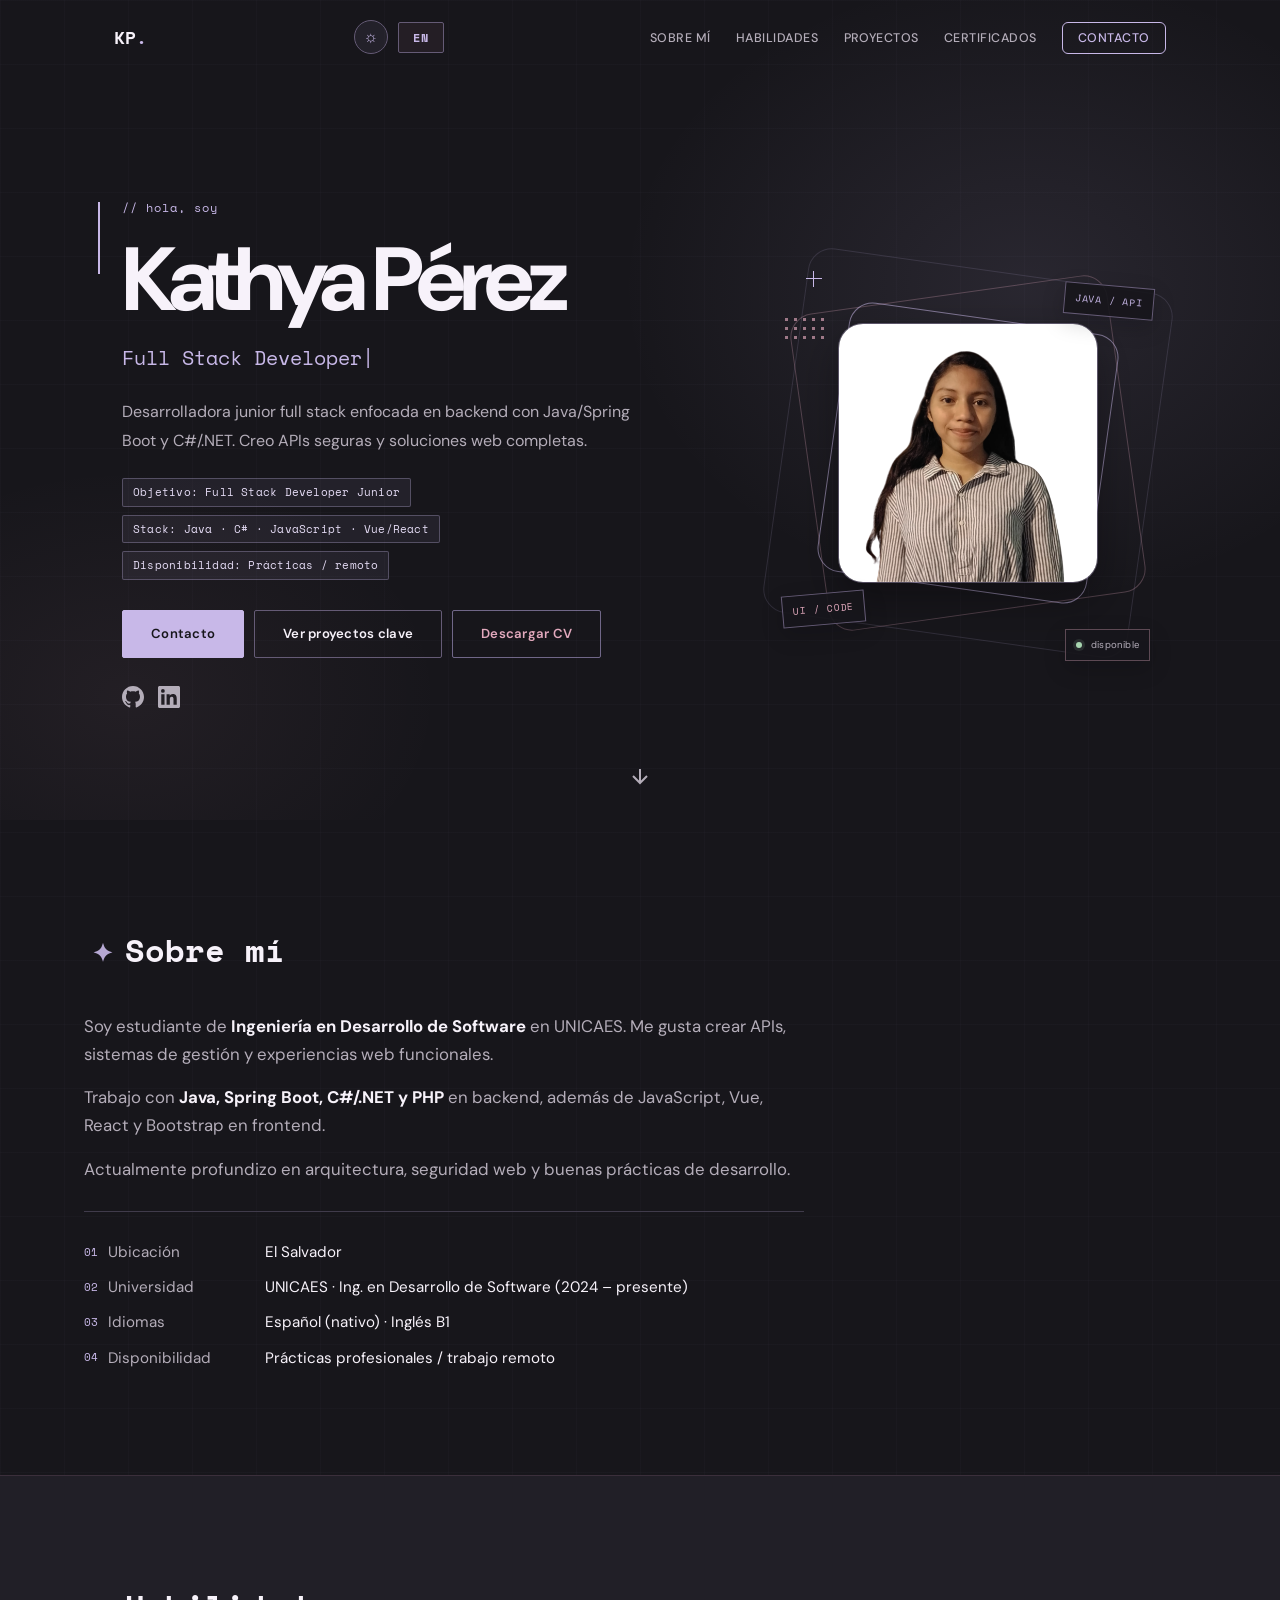
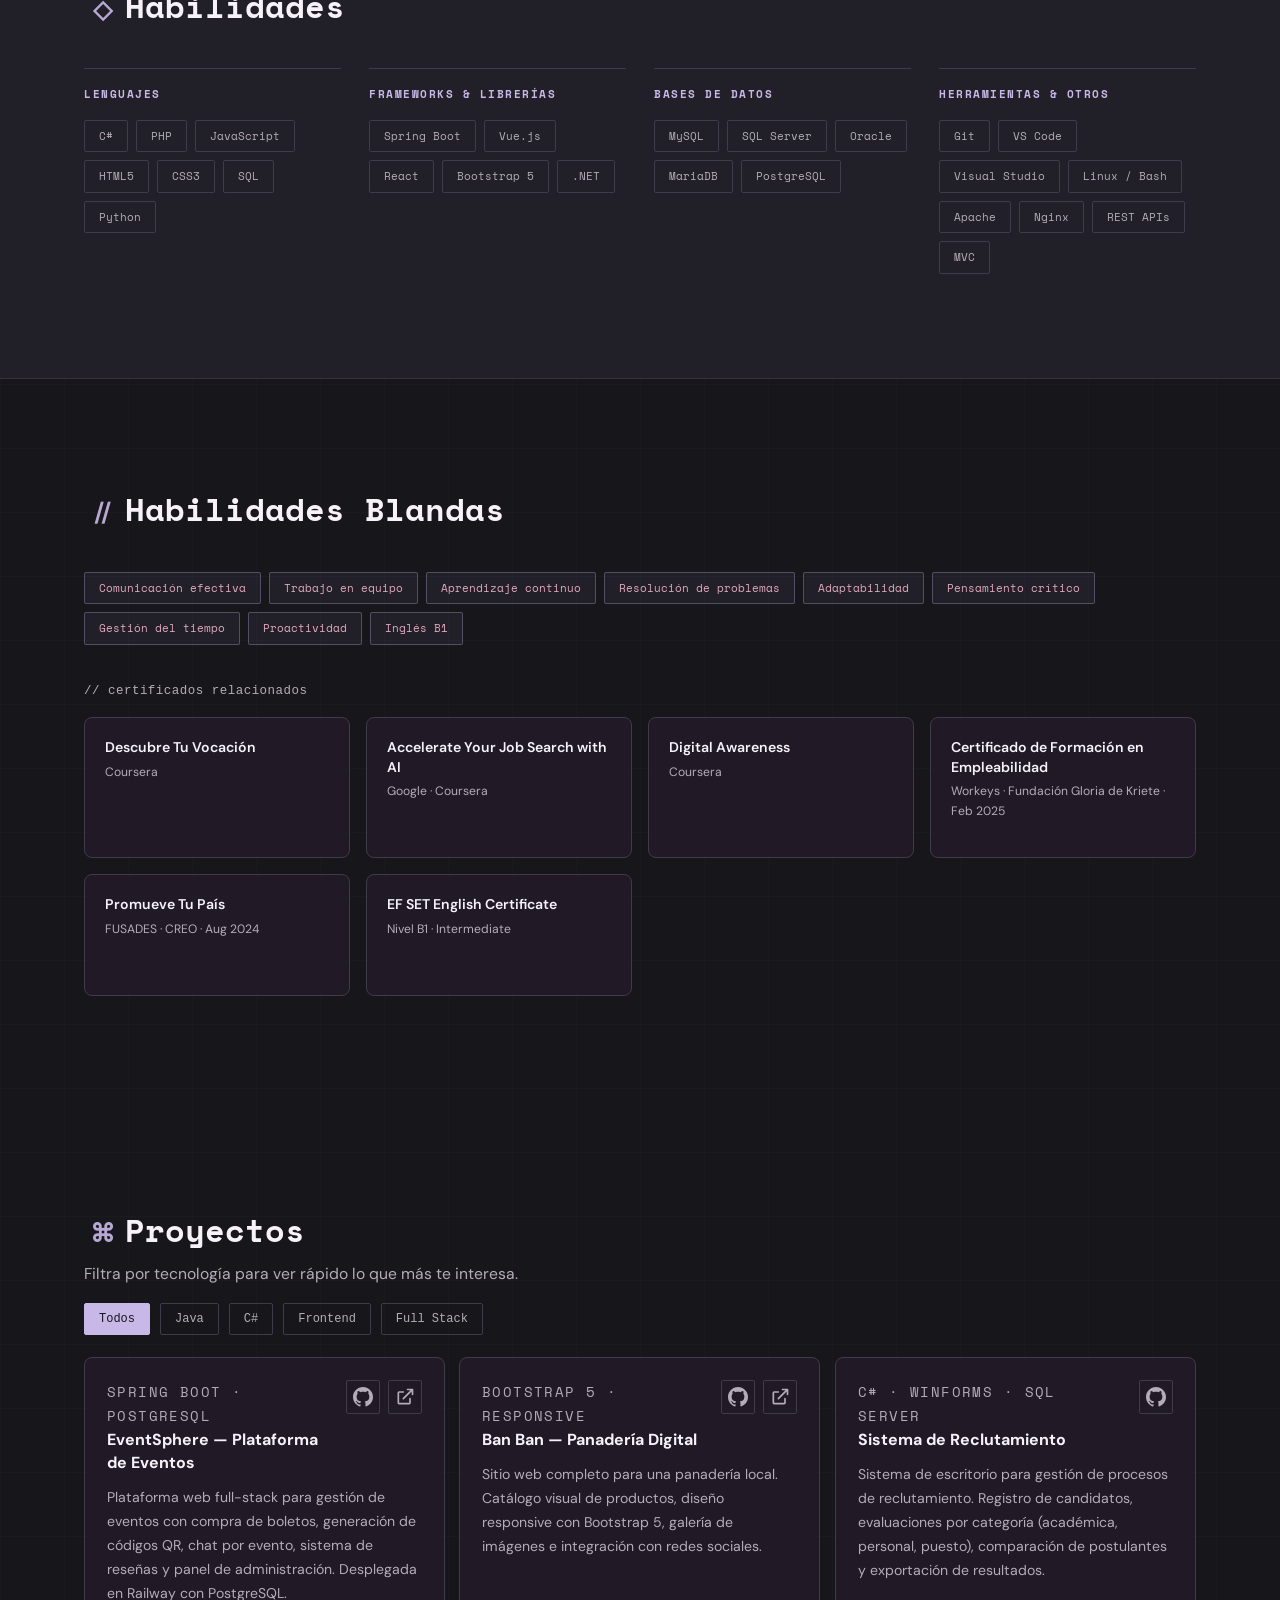
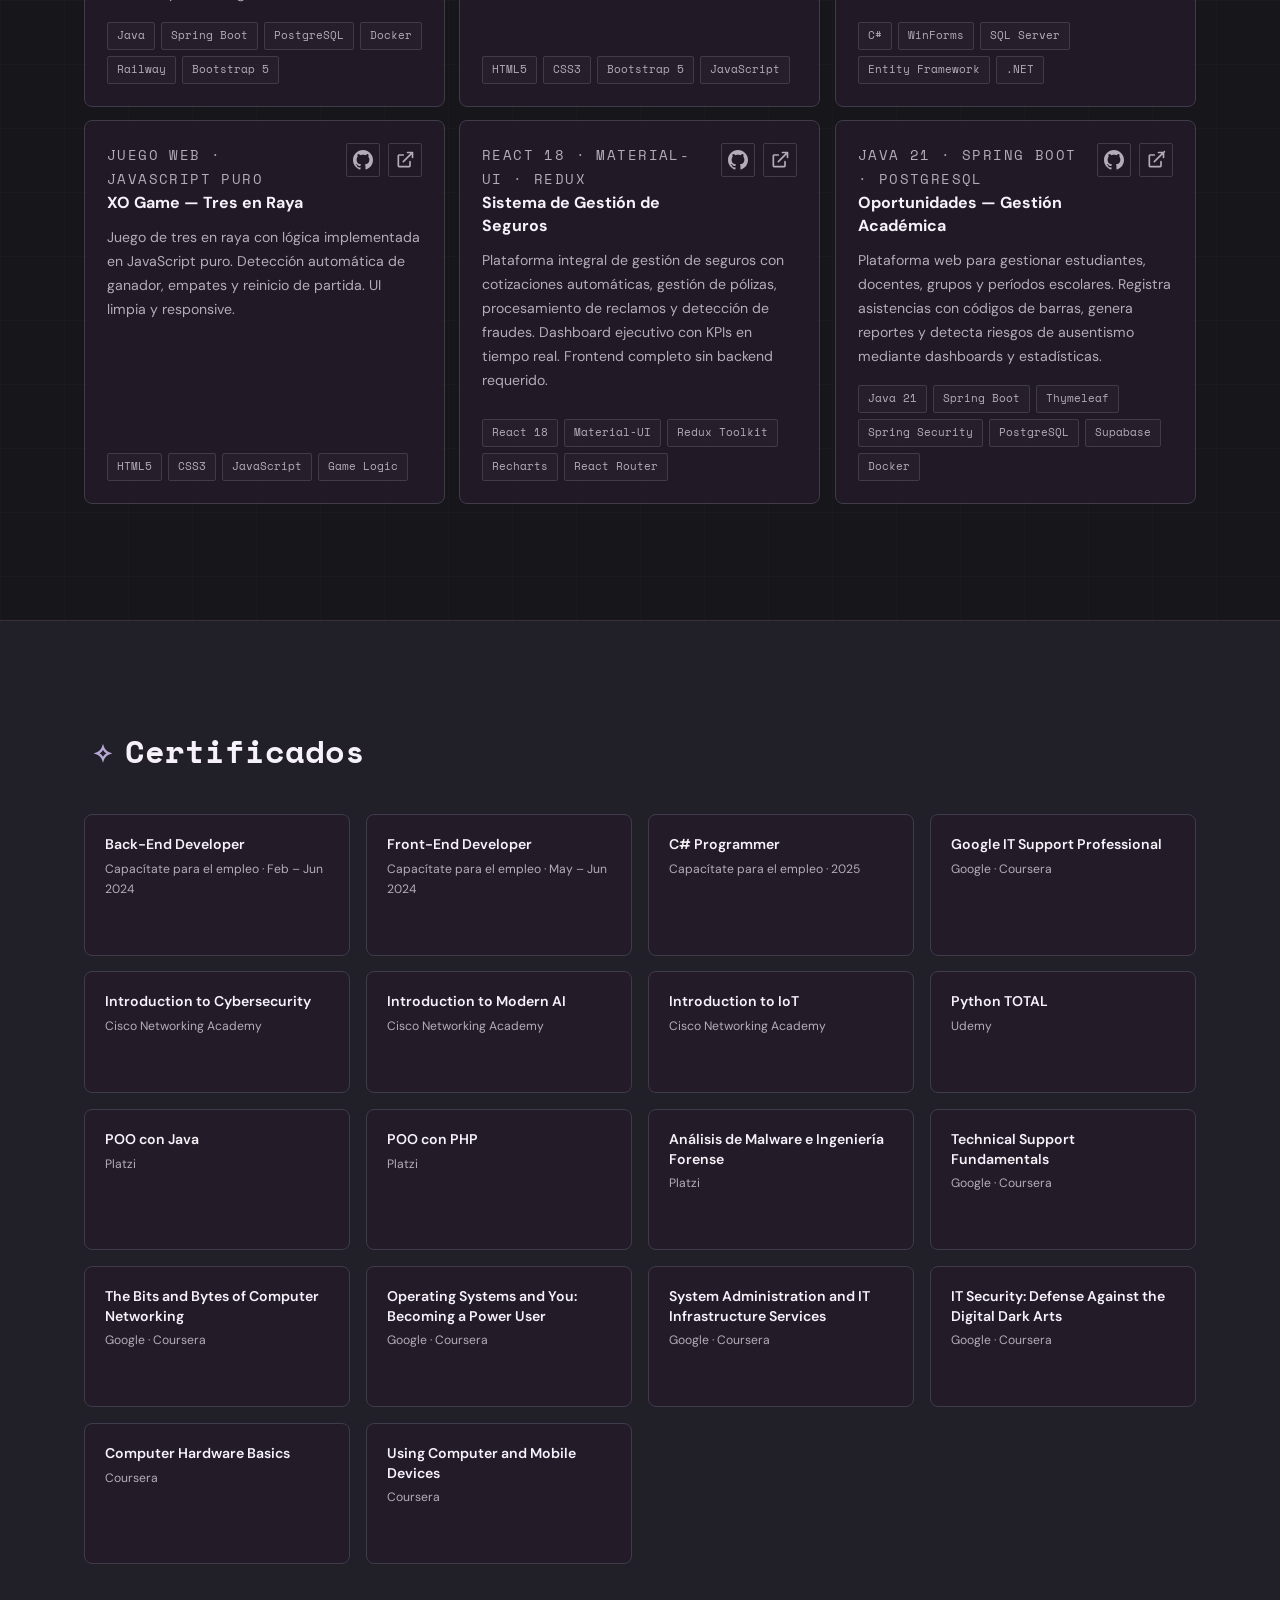
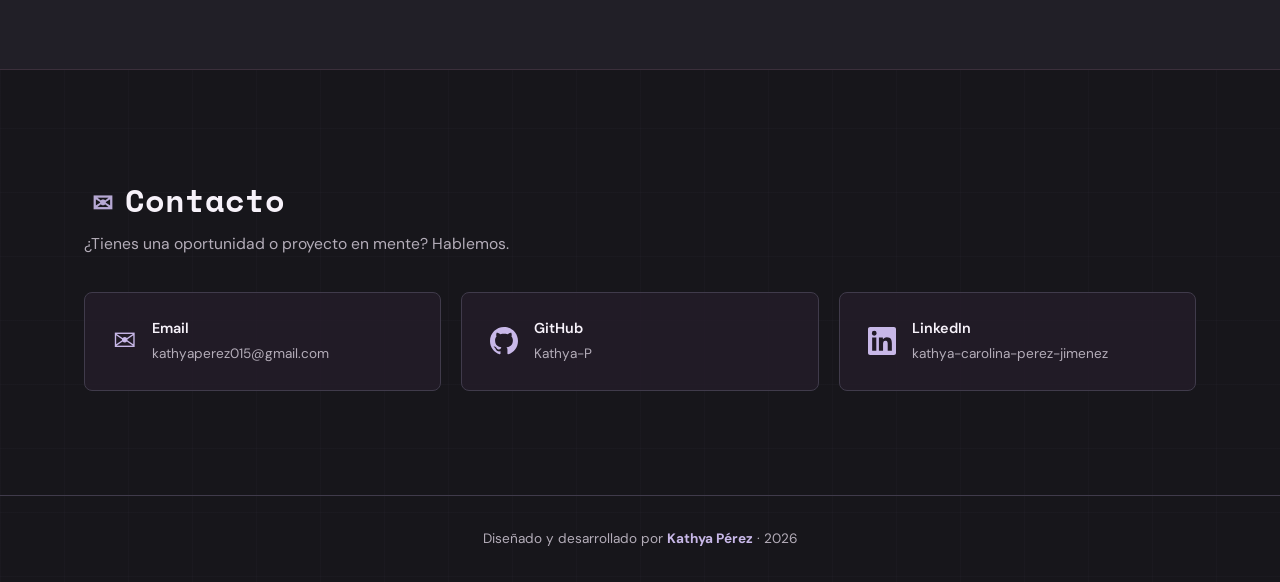
<file: index.html>
<!DOCTYPE html>
<html lang="es">
<head>
  <meta charset="UTF-8" />
  <meta name="viewport" content="width=device-width, initial-scale=1.0" />
  <title>Kathya Pérez | Dev Student</title>
  <meta name="description" content="Portfolio de Kathya Pérez — Estudiante de Ingeniería en Desarrollo de Software y Backend Developer en El Salvador." />
  <link rel="icon" type="image/svg+xml" href="favicon.svg" />
  <link rel="shortcut icon" href="favicon.svg" />
  <link rel="preconnect" href="https://fonts.googleapis.com" />
  <link rel="preconnect" href="https://fonts.gstatic.com" crossorigin />
  <link href="https://fonts.googleapis.com/css2?family=DM+Sans:wght@400;500;600;700&family=Space+Mono:wght@400;700&display=swap" rel="stylesheet" />
  <link rel="stylesheet" href="styles.css" />
</head>
<body>

  <!-- ===== NAV ===== -->
  <nav class="nav" id="nav">
    <div class="nav-container">
      <a href="#inicio" class="nav-logo">KP<span>.</span></a>
      <div class="nav-right">
        <button class="theme-toggle" id="themeToggle" type="button" aria-label="Cambiar a modo claro" title="Cambiar tema">☼</button>
        <button class="lang-toggle" id="langToggle" title="Switch language">EN</button>
        <button class="nav-toggle" id="navToggle" aria-label="Abrir menú">
          <span></span><span></span><span></span>
        </button>
      </div>
      <ul class="nav-links" id="navLinks">
        <li><a href="#sobre-mi"     data-i18n="nav-about">Sobre mí</a></li>
        <li><a href="#habilidades"  data-i18n="nav-skills">Habilidades</a></li>
        <li><a href="#proyectos"    data-i18n="nav-projects">Proyectos</a></li>
        <li><a href="#certificados" data-i18n="nav-certs">Certificados</a></li>
        <li><a href="#contacto" class="nav-cta" data-i18n="nav-contact">Contacto</a></li>
      </ul>
    </div>
  </nav>

  <!-- ===== HERO ===== -->
  <section class="hero" id="inicio">
    <div class="hero-bg"></div>
    <div class="container">
      <div class="hero-wrapper">

        <!-- TEXT -->
        <div class="hero-content">
          <p class="hero-greeting" data-i18n="greeting"><span class="emoji-mark" aria-hidden="true">✦</span> // hola, soy</p>
          <h1 class="hero-name" data-text="Kathya Pérez">Kathya Pérez</h1>
          <h2 class="hero-role">Full Stack Developer<span class="cursor">|</span></h2>
          <p class="hero-description" data-i18n="hero-desc">
            Desarrolladora junior full stack (20 años) con especialidad en backend usando Java/Spring Boot y C#/.NET. Construyo APIs seguras, sistemas de gestión escalables y soluciones web completas con enfoque en calidad y resultados.
          </p>

          <div class="hero-highlights reveal" data-dir="left">
            <span class="hero-pill" data-i18n="hero-pill-role">Objetivo: Full Stack Developer Junior</span>
            <span class="hero-pill" data-i18n="hero-pill-stack">Stack: Java · C# · JavaScript · Vue/React</span>
            <span class="hero-pill" data-i18n="hero-pill-availability"><span class="emoji-mark" aria-hidden="true">✿</span> Disponibilidad: Prácticas / remoto</span>
          </div>

          <div class="hero-actions">
            <a href="#contacto"  class="btn btn-primary" data-i18n="hero-btn1">Contacto</a>
            <a href="#proyectos" class="btn btn-outline"  data-i18n="hero-btn2">Ver proyectos clave</a>
            <a href="cv.pdf" class="btn btn-cv" download data-i18n="hero-btn-cv">Descargar CV</a>
          </div>
          <div class="hero-social">
            <a href="https://github.com/Kathya-P" target="_blank" rel="noopener" aria-label="GitHub">
              <svg xmlns="http://www.w3.org/2000/svg" viewBox="0 0 24 24" fill="currentColor">
                <path d="M12 0C5.37 0 0 5.37 0 12c0 5.3 3.438 9.8 8.205 11.385.6.113.82-.258.82-.577 0-.285-.01-1.04-.015-2.04-3.338.724-4.042-1.61-4.042-1.61-.546-1.387-1.332-1.756-1.332-1.756-1.09-.745.083-.729.083-.729 1.205.084 1.838 1.236 1.838 1.236 1.07 1.835 2.807 1.305 3.492.998.108-.776.418-1.305.762-1.605-2.665-.3-5.466-1.332-5.466-5.93 0-1.31.465-2.38 1.235-3.22-.135-.303-.54-1.523.105-3.176 0 0 1.005-.322 3.3 1.23.96-.267 1.98-.399 3-.405 1.02.006 2.04.138 3 .405 2.28-1.552 3.285-1.23 3.285-1.23.645 1.653.24 2.873.12 3.176.765.84 1.23 1.91 1.23 3.22 0 4.61-2.805 5.625-5.475 5.92.42.36.81 1.096.81 2.22 0 1.606-.015 2.896-.015 3.286 0 .315.21.69.825.57C20.565 21.795 24 17.295 24 12c0-6.63-5.37-12-12-12z"/>
              </svg>
            </a>
            <a href="https://www.linkedin.com/in/kathya-carolina-perez-jimenez" target="_blank" rel="noopener" aria-label="LinkedIn">
              <svg xmlns="http://www.w3.org/2000/svg" viewBox="0 0 24 24" fill="currentColor">
                <path d="M20.447 20.452h-3.554v-5.569c0-1.328-.027-3.037-1.852-3.037-1.853 0-2.136 1.445-2.136 2.939v5.667H9.351V9h3.414v1.561h.046c.477-.9 1.637-1.85 3.37-1.85 3.601 0 4.267 2.37 4.267 5.455v6.286zM5.337 7.433a2.062 2.062 0 01-2.063-2.065 2.064 2.064 0 112.063 2.065zm1.782 13.019H3.555V9h3.564v11.452zM22.225 0H1.771C.792 0 0 .774 0 1.729v20.542C0 23.227.792 24 1.771 24h20.451C23.2 24 24 23.227 24 22.271V1.729C24 .774 23.2 0 22.222 0h.003z"/>
              </svg>
            </a>
          </div>
        </div>

        <!-- FOTO -->
        <div class="hero-photo-wrapper">
          <div class="photo-frame">
            <div class="photo-ring photo-ring--3"></div>
            <div class="photo-ring photo-ring--2"></div>
            <div class="photo-ring photo-ring--1"></div>
            <span class="photo-bracket photo-bracket--left">&lt;</span>
            <span class="photo-bracket photo-bracket--right">&gt;</span>
            <img src="foto.png" alt="Kathya Pérez" class="hero-photo" />
            <span class="photo-label photo-label--top" aria-hidden="true">JAVA / API</span>
            <span class="photo-label photo-label--bottom" aria-hidden="true">UI / CODE</span>
            <span class="photo-status" aria-hidden="true"><i></i> disponible</span>
            <span class="photo-cross photo-cross--one" aria-hidden="true"></span>
            <span class="photo-dots photo-dots--one" aria-hidden="true"></span>
          </div>
        </div>

      </div>
    </div>
    <div class="hero-scroll">
      <a href="#sobre-mi" aria-label="Ir a Sobre mí">
        <svg xmlns="http://www.w3.org/2000/svg" width="24" height="24" viewBox="0 0 24 24" fill="none" stroke="currentColor" stroke-width="2"><path d="M12 5v14M5 12l7 7 7-7"/></svg>
      </a>
    </div>
  </section>

  <!-- ===== SOBRE MÍ ===== -->
  <section class="section" id="sobre-mi">
    <div class="container">
      <h2 class="section-title" data-i18n="about-title">Sobre mí</h2>
      <div class="about-grid">
        <div class="about-text reveal">
          <p data-i18n="about-p1">Soy estudiante de <strong>Ingeniería en Desarrollo de Software</strong> en UNICAES. Me gusta crear APIs, sistemas de gestión y experiencias web funcionales.</p>
          <p data-i18n="about-p2">Trabajo con <strong>Java, Spring Boot, C#/.NET y PHP</strong> en backend, además de JavaScript, Vue, React y Bootstrap en frontend.</p>
          <p data-i18n="about-p3">Actualmente profundizo en arquitectura, seguridad web y buenas prácticas de desarrollo.</p>
          <div class="about-info">
            <div class="about-info-item">
              <span class="label label-location" data-i18n="label-location">Ubicación</span>
              <span data-i18n="val-location">El Salvador</span>
            </div>
            <div class="about-info-item">
              <span class="label label-uni" data-i18n="label-uni">Universidad</span>
              <span data-i18n="val-uni">UNICAES · Ing. en Desarrollo de Software (2024 – presente)</span>
            </div>
            <div class="about-info-item">
              <span class="label label-langs" data-i18n="label-langs">Idiomas</span>
              <span data-i18n="val-langs">Español (nativo) · Inglés B1</span>
            </div>
            <div class="about-info-item">
              <span class="label label-avail" data-i18n="label-avail">Disponibilidad</span>
              <span data-i18n="val-avail">Prácticas profesionales / trabajo remoto</span>
            </div>
          </div>
        </div>
      </div>
    </div>
  </section>

  <!-- ===== HABILIDADES ===== -->
  <section class="section section-alt" id="habilidades">
    <div class="container">
      <h2 class="section-title" data-i18n="skills-title">Habilidades</h2>
      <div class="skills-grid">
        <div class="skill-category reveal">
          <h3 data-i18n="skill-cat-langs">Lenguajes</h3>
          <div class="skill-tags">
            <span class="tag">C#</span><span class="tag">PHP</span><span class="tag">JavaScript</span>
            <span class="tag">HTML5</span><span class="tag">CSS3</span><span class="tag">SQL</span>
            <span class="tag">Python</span>
          </div>
        </div>
        <div class="skill-category reveal">
          <h3 data-i18n="skill-cat-fw">Frameworks &amp; Librerías</h3>
          <div class="skill-tags">
            <span class="tag">Spring Boot</span><span class="tag">Vue.js</span>
            <span class="tag">React</span><span class="tag">Bootstrap 5</span>
            <span class="tag">.NET</span>
          </div>
        </div>
        <div class="skill-category reveal">
          <h3 data-i18n="skill-cat-db">Bases de Datos</h3>
          <div class="skill-tags">
            <span class="tag">MySQL</span><span class="tag">SQL Server</span>
            <span class="tag">Oracle</span><span class="tag">MariaDB</span>
            <span class="tag">PostgreSQL</span>
          </div>
        </div>
        <div class="skill-category reveal">
          <h3 data-i18n="skill-cat-tools">Herramientas &amp; Otros</h3>
          <div class="skill-tags">
            <span class="tag">Git</span><span class="tag">VS Code</span>
            <span class="tag">Visual Studio</span><span class="tag">Linux / Bash</span>
            <span class="tag">Apache</span><span class="tag">Nginx</span>
            <span class="tag">REST APIs</span><span class="tag">MVC</span>
          </div>
        </div>
      </div>
    </div>
  </section>

  <!-- ===== HABILIDADES BLANDAS ===== -->
  <section class="section" id="soft-skills">
    <div class="container">
      <h2 class="section-title" data-i18n="soft-title">Habilidades Blandas</h2>
      <div class="skill-tags soft-skill-tags reveal">
        <span class="tag tag--soft" data-i18n="soft-communication">Comunicación efectiva</span>
        <span class="tag tag--soft" data-i18n="soft-teamwork">Trabajo en equipo</span>
        <span class="tag tag--soft" data-i18n="soft-learning">Aprendizaje continuo</span>
        <span class="tag tag--soft" data-i18n="soft-problem">Resolución de problemas</span>
        <span class="tag tag--soft" data-i18n="soft-adapt">Adaptabilidad</span>
        <span class="tag tag--soft" data-i18n="soft-critical">Pensamiento crítico</span>
        <span class="tag tag--soft" data-i18n="soft-time">Gestión del tiempo</span>
        <span class="tag tag--soft" data-i18n="soft-proactive">Proactividad</span>
        <span class="tag tag--soft">Inglés B1</span>
      </div>
      <p class="soft-certs-label reveal" data-i18n="soft-certs-label">// certificados relacionados</p>
      <div class="certs-grid">

        <a href="certs/descubre.pdf" class="cert-card reveal" target="_blank" rel="noopener">
          <div class="cert-img-wrap">
            <img src="img/cert-descubre.jpg" alt="Descubre Tu Vocación" class="cert-img">
          </div>
          <div class="cert-info">
            <h3>Descubre Tu Vocación</h3>
            <p>Coursera</p>
            <span class="cert-link-badge" data-i18n="view-cert">Ver certificado →</span>
          </div>
        </a>

        <a href="https://www.coursera.org/account/accomplishments/verify/4PL1TBZNZGLO" class="cert-card reveal" target="_blank" rel="noopener">
          <div class="cert-img-wrap">
            <img src="img/cert-job-search-ai.jpg" alt="Accelerate Your Job Search with AI" class="cert-img">
          </div>
          <div class="cert-info">
            <h3>Accelerate Your Job Search with AI</h3>
            <p>Google · Coursera</p>
            <span class="cert-link-badge" data-i18n="view-cert">Ver certificado →</span>
          </div>
        </a>

        <a href="https://www.credly.com/badges/9b963113-bdc3-4a49-ac10-0d9849f26f1e/public_url" class="cert-card reveal" target="_blank" rel="noopener">
          <div class="cert-img-wrap">
            <img src="img/cert-digital-aware.jpg" alt="Digital Awareness" class="cert-img">
          </div>
          <div class="cert-info">
            <h3>Digital Awareness</h3>
            <p>Coursera</p>
            <span class="cert-link-badge" data-i18n="view-cert">Ver certificado →</span>
          </div>
        </a>

        <div class="cert-card reveal">
          <div class="cert-img-wrap">
            <img src="img/cert-workeys.jpeg" alt="Certificado de Formación en Empleabilidad" class="cert-img">
          </div>
          <div class="cert-info">
            <h3>Certificado de Formación en Empleabilidad</h3>
            <p>Workeys · Fundación Gloria de Kriete · Feb 2025</p>
          </div>
        </div>
        <div class="cert-card reveal">
          <div class="cert-img-wrap">
            <img src="img/promueve-tu-pais.jpeg" alt="Promueve Tu País" class="cert-img">
          </div>
          <div class="cert-info">
            <h3>Promueve Tu País</h3>
            <p>FUSADES · CREO · Aug 2024</p>
          </div>
        </div>

        <a href="https://cert.efset.org/kKWaku" class="cert-card reveal" target="_blank" rel="noopener">
          <div class="cert-img-wrap">
            <img src="img/cert-english.jpg" alt="EF SET English" class="cert-img">
          </div>
          <div class="cert-info">
            <h3>EF SET English Certificate</h3>
            <p data-i18n="cert-english-level">Nivel B1 · Intermediate</p>
            <span class="cert-link-badge" data-i18n="view-cert">Ver certificado →</span>
          </div>
        </a>
      </div>
    </div>
  </section>

  <!-- ===== PROYECTOS ===== -->
  <section class="section" id="proyectos">
    <div class="container">
      <h2 class="section-title" data-i18n="projects-title">Proyectos</h2>
      <p class="section-subtitle" data-i18n="projects-subtitle">Filtra por tecnología para ver rápido lo que más te interesa.</p>

      <div class="project-filters reveal" role="group" aria-label="Filtrar proyectos por tecnología">
        <button class="filter-chip is-active" data-filter="all" data-i18n="filter-all">Todos</button>
        <button class="filter-chip" data-filter="java" data-i18n="filter-java">Java</button>
        <button class="filter-chip" data-filter="csharp" data-i18n="filter-csharp">C#</button>
        <button class="filter-chip" data-filter="frontend" data-i18n="filter-frontend">Frontend</button>
        <button class="filter-chip" data-filter="fullstack" data-i18n="filter-fullstack">Full Stack</button>
      </div>

      <div class="projects-grid">

        <article class="project-card reveal" data-tech="java backend fullstack">
          <div class="project-header">
            <div>
              <p class="project-kicker">Spring Boot · PostgreSQL</p>
              <h3 data-i18n="proj-eventsphere-title">EventSphere — Plataforma de Eventos</h3>
            </div>
            <div class="project-links">
              <a href="https://github.com/Kathya-P/eventspheree" target="_blank" rel="noopener" aria-label="GitHub">
                <svg xmlns="http://www.w3.org/2000/svg" viewBox="0 0 24 24" fill="currentColor" width="20" height="20"><path d="M12 0C5.37 0 0 5.37 0 12c0 5.3 3.438 9.8 8.205 11.385.6.113.82-.258.82-.577 0-.285-.01-1.04-.015-2.04-3.338.724-4.042-1.61-4.042-1.61-.546-1.387-1.332-1.756-1.332-1.756-1.09-.745.083-.729.083-.729 1.205.084 1.838 1.236 1.838 1.236 1.07 1.835 2.807 1.305 3.492.998.108-.776.418-1.305.762-1.605-2.665-.3-5.466-1.332-5.466-5.93 0-1.31.465-2.38 1.235-3.22-.135-.303-.54-1.523.105-3.176 0 0 1.005-.322 3.3 1.23.96-.267 1.98-.399 3-.405 1.02.006 2.04.138 3 .405 2.28-1.552 3.285-1.23 3.285-1.23.645 1.653.24 2.873.12 3.176.765.84 1.23 1.91 1.23 3.22 0 4.61-2.805 5.625-5.475 5.92.42.36.81 1.096.81 2.22 0 1.606-.015 2.896-.015 3.286 0 .315.21.69.825.57C20.565 21.795 24 17.295 24 12c0-6.63-5.37-12-12-12z"/></svg>
              </a>
              <a href="https://eventspheree-production.up.railway.app/eventsphere" target="_blank" rel="noopener" aria-label="Demo">
                <svg xmlns="http://www.w3.org/2000/svg" viewBox="0 0 24 24" fill="currentColor" width="20" height="20"><path d="M14 3a1 1 0 0 1 1-1h6a1 1 0 0 1 1 1v6a1 1 0 1 1-2 0V5.414l-9.293 9.293a1 1 0 0 1-1.414-1.414L18.586 4H15a1 1 0 0 1-1-1zM3 7a2 2 0 0 1 2-2h5a1 1 0 1 1 0 2H5v12h12v-5a1 1 0 1 1 2 0v5a2 2 0 0 1-2 2H5a2 2 0 0 1-2-2V7z"/></svg>
              </a>
            </div>
          </div>
          <p data-i18n="proj-eventsphere-desc">Plataforma web full-stack para gestión de eventos con compra de boletos, generación de códigos QR, chat por evento, sistema de reseñas y panel de administración. Desplegada en Railway con PostgreSQL.</p>
          <div class="project-tags">
            <span>Java</span><span>Spring Boot</span><span>PostgreSQL</span><span>Docker</span><span>Railway</span><span>Bootstrap 5</span>
          </div>
        </article>


        <article class="project-card reveal" data-tech="frontend html css javascript">
          <div class="project-header">
            <div>
              <p class="project-kicker">Bootstrap 5 · Responsive</p>
              <h3 data-i18n="proj-banban-title">Ban Ban — Panadería Digital</h3>
            </div>
            <div class="project-links">
              <a href="https://github.com/Kathya-P/BANBAN" target="_blank" rel="noopener" aria-label="GitHub">
                <svg xmlns="http://www.w3.org/2000/svg" viewBox="0 0 24 24" fill="currentColor" width="20" height="20"><path d="M12 0C5.37 0 0 5.37 0 12c0 5.3 3.438 9.8 8.205 11.385.6.113.82-.258.82-.577 0-.285-.01-1.04-.015-2.04-3.338.724-4.042-1.61-4.042-1.61-.546-1.387-1.332-1.756-1.332-1.756-1.09-.745.083-.729.083-.729 1.205.084 1.838 1.236 1.838 1.236 1.07 1.835 2.807 1.305 3.492.998.108-.776.418-1.305.762-1.605-2.665-.3-5.466-1.332-5.466-5.93 0-1.31.465-2.38 1.235-3.22-.135-.303-.54-1.523.105-3.176 0 0 1.005-.322 3.3 1.23.96-.267 1.98-.399 3-.405 1.02.006 2.04.138 3 .405 2.28-1.552 3.285-1.23 3.285-1.23.645 1.653.24 2.873.12 3.176.765.84 1.23 1.91 1.23 3.22 0 4.61-2.805 5.625-5.475 5.92.42.36.81 1.096.81 2.22 0 1.606-.015 2.896-.015 3.286 0 .315.21.69.825.57C20.565 21.795 24 17.295 24 12c0-6.63-5.37-12-12-12z"/></svg>
              </a>
              <a href="https://kathya-p.github.io/BANBAN/" target="_blank" rel="noopener" aria-label="Demo">
                <svg xmlns="http://www.w3.org/2000/svg" viewBox="0 0 24 24" fill="currentColor" width="20" height="20"><path d="M14 3a1 1 0 0 1 1-1h6a1 1 0 0 1 1 1v6a1 1 0 1 1-2 0V5.414l-9.293 9.293a1 1 0 0 1-1.414-1.414L18.586 4H15a1 1 0 0 1-1-1zM3 7a2 2 0 0 1 2-2h5a1 1 0 1 1 0 2H5v12h12v-5a1 1 0 1 1 2 0v5a2 2 0 0 1-2 2H5a2 2 0 0 1-2-2V7z"/></svg>
              </a>
            </div>
          </div>
          <p data-i18n="proj-banban-desc">Sitio web completo para una panadería local. Catálogo visual de productos, diseño responsive con Bootstrap 5, galería de imágenes e integración con redes sociales.</p>
          <div class="project-tags">
            <span>HTML5</span><span>CSS3</span><span>Bootstrap 5</span><span>JavaScript</span>
          </div>
        </article>


        <article class="project-card reveal" data-tech="csharp backend desktop dotnet sqlserver">
          <div class="project-header">
            <div>
              <p class="project-kicker">C# · WinForms · SQL Server</p>
              <h3 data-i18n="proj-reclut-title">Sistema de Reclutamiento</h3>
            </div>
            <div class="project-links">
              <a href="https://github.com/Kathya-P/Sistema-de-Reclutamiento-C-" target="_blank" rel="noopener" aria-label="GitHub">
                <svg xmlns="http://www.w3.org/2000/svg" viewBox="0 0 24 24" fill="currentColor" width="20" height="20"><path d="M12 0C5.37 0 0 5.37 0 12c0 5.3 3.438 9.8 8.205 11.385.6.113.82-.258.82-.577 0-.285-.01-1.04-.015-2.04-3.338.724-4.042-1.61-4.042-1.61-.546-1.387-1.332-1.756-1.332-1.756-1.09-.745.083-.729.083-.729 1.205.084 1.838 1.236 1.838 1.236 1.07 1.835 2.807 1.305 3.492.998.108-.776.418-1.305.762-1.605-2.665-.3-5.466-1.332-5.466-5.93 0-1.31.465-2.38 1.235-3.22-.135-.303-.54-1.523.105-3.176 0 0 1.005-.322 3.3 1.23.96-.267 1.98-.399 3-.405 1.02.006 2.04.138 3 .405 2.28-1.552 3.285-1.23 3.285-1.23.645 1.653.24 2.873.12 3.176.765.84 1.23 1.91 1.23 3.22 0 4.61-2.805 5.625-5.475 5.92.42.36.81 1.096.81 2.22 0 1.606-.015 2.896-.015 3.286 0 .315.21.69.825.57C20.565 21.795 24 17.295 24 12c0-6.63-5.37-12-12-12z"/></svg>
              </a>
            </div>
          </div>
          <p data-i18n="proj-reclut-desc">Sistema de escritorio para gestión de procesos de reclutamiento. Registro de candidatos, evaluaciones por categoría (académica, personal, puesto), comparación de postulantes y exportación de resultados.</p>
          <div class="project-tags">
            <span>C#</span><span>WinForms</span><span>SQL Server</span><span>Entity Framework</span><span>.NET</span>
          </div>
        </article>

        <article class="project-card reveal" data-tech="frontend javascript game html css">
          <div class="project-header">
            <div>
              <p class="project-kicker">Juego web · JavaScript puro</p>
              <h3 data-i18n="proj-xo-title">XO Game — Tres en Raya</h3>
            </div>
            <div class="project-links">
              <a href="https://github.com/Kathya-P/xo" target="_blank" rel="noopener" aria-label="GitHub">
                <svg xmlns="http://www.w3.org/2000/svg" viewBox="0 0 24 24" fill="currentColor" width="20" height="20"><path d="M12 0C5.37 0 0 5.37 0 12c0 5.3 3.438 9.8 8.205 11.385.6.113.82-.258.82-.577 0-.285-.01-1.04-.015-2.04-3.338.724-4.042-1.61-4.042-1.61-.546-1.387-1.332-1.756-1.332-1.756-1.09-.745.083-.729.083-.729 1.205.084 1.838 1.236 1.838 1.236 1.07 1.835 2.807 1.305 3.492.998.108-.776.418-1.305.762-1.605-2.665-.3-5.466-1.332-5.466-5.93 0-1.31.465-2.38 1.235-3.22-.135-.303-.54-1.523.105-3.176 0 0 1.005-.322 3.3 1.23.96-.267 1.98-.399 3-.405 1.02.006 2.04.138 3 .405 2.28-1.552 3.285-1.23 3.285-1.23.645 1.653.24 2.873.12 3.176.765.84 1.23 1.91 1.23 3.22 0 4.61-2.805 5.625-5.475 5.92.42.36.81 1.096.81 2.22 0 1.606-.015 2.896-.015 3.286 0 .315.21.69.825.57C20.565 21.795 24 17.295 24 12c0-6.63-5.37-12-12-12z"/></svg>
              </a>
              <a href="https://kathya-p.github.io/xo/" target="_blank" rel="noopener" aria-label="Demo">
                <svg xmlns="http://www.w3.org/2000/svg" viewBox="0 0 24 24" fill="currentColor" width="20" height="20"><path d="M14 3a1 1 0 0 1 1-1h6a1 1 0 0 1 1 1v6a1 1 0 1 1-2 0V5.414l-9.293 9.293a1 1 0 0 1-1.414-1.414L18.586 4H15a1 1 0 0 1-1-1zM3 7a2 2 0 0 1 2-2h5a1 1 0 1 1 0 2H5v12h12v-5a1 1 0 1 1 2 0v5a2 2 0 0 1-2 2H5a2 2 0 0 1-2-2V7z"/></svg>
              </a>
            </div>
          </div>
          <p data-i18n="proj-xo-desc">Juego de tres en raya desarrollado con JavaScript puro, interfaz personalizada y lógica de turnos, victoria y reinicio de partida.</p>
          <div class="project-tags">
            <span>HTML5</span><span>CSS3</span><span>JavaScript</span><span>Game Logic</span>
          </div>
        </article>

        <article class="project-card reveal" data-tech="fullstack react dashboard analytics">
          <div class="project-header">
            <div>
              <p class="project-kicker">React 18 · Material-UI · Redux</p>
              <h3 data-i18n="proj-seguros-title">Sistema de Gestión de Seguros</h3>
            </div>
            <div class="project-links">
              <a href="https://github.com/Kathya-P/Sistema-de-Gestion-de-Seguros" target="_blank" rel="noopener" aria-label="GitHub">
                <svg xmlns="http://www.w3.org/2000/svg" viewBox="0 0 24 24" fill="currentColor" width="20" height="20"><path d="M12 0C5.37 0 0 5.37 0 12c0 5.3 3.438 9.8 8.205 11.385.6.113.82-.258.82-.577 0-.285-.01-1.04-.015-2.04-3.338.724-4.042-1.61-4.042-1.61-.546-1.387-1.332-1.756-1.332-1.756-1.09-.745.083-.729.083-.729 1.205.084 1.838 1.236 1.838 1.236 1.07 1.835 2.807 1.305 3.492.998.108-.776.418-1.305.762-1.605-2.665-.3-5.466-1.332-5.466-5.93 0-1.31.465-2.38 1.235-3.22-.135-.303-.54-1.523.105-3.176 0 0 1.005-.322 3.3 1.23.96-.267 1.98-.399 3-.405 1.02.006 2.04.138 3 .405 2.28-1.552 3.285-1.23 3.285-1.23.645 1.653.24 2.873.12 3.176.765.84 1.23 1.91 1.23 3.22 0 4.61-2.805 5.625-5.475 5.92.42.36.81 1.096.81 2.22 0 1.606-.015 2.896-.015 3.286 0 .315.21.69.825.57C20.565 21.795 24 17.295 24 12c0-6.63-5.37-12-12-12z"/></svg>
              </a>
              <a href="https://kathya-p.github.io/Sistema-de-Gestion-de-Seguros/" target="_blank" rel="noopener" aria-label="Demo">
                <svg xmlns="http://www.w3.org/2000/svg" viewBox="0 0 24 24" fill="currentColor" width="20" height="20"><path d="M14 3a1 1 0 0 1 1-1h6a1 1 0 0 1 1 1v6a1 1 0 1 1-2 0V5.414l-9.293 9.293a1 1 0 0 1-1.414-1.414L18.586 4H15a1 1 0 0 1-1-1zM3 7a2 2 0 0 1 2-2h5a1 1 0 1 1 0 2H5v12h12v-5a1 1 0 1 1 2 0v5a2 2 0 0 1-2 2H5a2 2 0 0 1-2-2V7z"/></svg>
              </a>
            </div>
          </div>
          <p data-i18n="proj-seguros-desc">Plataforma integral de gestión de seguros con cotizaciones automáticas, gestión de pólizas, procesamiento de reclamos y detección de fraudes. Dashboard ejecutivo con KPIs en tiempo real. Frontend completo sin backend requerido.</p>
          <div class="project-tags">
            <span>React 18</span><span>Material-UI</span><span>Redux Toolkit</span><span>Recharts</span><span>React Router</span>
          </div>
        </article>

        <article class="project-card reveal" data-tech="java backend fullstack">
          <div class="project-header">
            <div>
              <p class="project-kicker">Java 21 · Spring Boot · PostgreSQL</p>
              <h3 data-i18n="proj-oportunidades-title">Oportunidades — Gestión Académica</h3>
            </div>
            <div class="project-links">
              <a href="https://github.com/Kathya-P/Oportunidades" target="_blank" rel="noopener" aria-label="GitHub">
                <svg xmlns="http://www.w3.org/2000/svg" viewBox="0 0 24 24" fill="currentColor" width="20" height="20"><path d="M12 0C5.37 0 0 5.37 0 12c0 5.3 3.438 9.8 8.205 11.385.6.113.82-.258.82-.577 0-.285-.01-1.04-.015-2.04-3.338.724-4.042-1.61-4.042-1.61-.546-1.387-1.332-1.756-1.332-1.756-1.09-.745.083-.729.083-.729 1.205.084 1.838 1.236 1.838 1.236 1.07 1.835 2.807 1.305 3.492.998.108-.776.418-1.305.762-1.605-2.665-.3-5.466-1.332-5.466-5.93 0-1.31.465-2.38 1.235-3.22-.135-.303-.54-1.523.105-3.176 0 0 1.005-.322 3.3 1.23.96-.267 1.98-.399 3-.405 1.02.006 2.04.138 3 .405 2.28-1.552 3.285-1.23 3.285-1.23.645 1.653.24 2.873.12 3.176.765.84 1.23 1.91 1.23 3.22 0 4.61-2.805 5.625-5.475 5.92.42.36.81 1.096.81 2.22 0 1.606-.015 2.896-.015 3.286 0 .315.21.69.825.57C20.565 21.795 24 17.295 24 12c0-6.63-5.37-12-12-12z"/></svg>
              </a>
              <a href="https://oportunidadesfgk.onrender.com" target="_blank" rel="noopener" aria-label="Demo">
                <svg xmlns="http://www.w3.org/2000/svg" viewBox="0 0 24 24" fill="currentColor" width="20" height="20"><path d="M14 3a1 1 0 0 1 1-1h6a1 1 0 1 1 1 1v6a1 1 0 1 1-2 0V5.414l-9.293 9.293a1 1 0 0 1-1.414-1.414L18.586 4H15a1 1 0 0 1-1-1zM3 7a2 2 0 0 1 2-2h5a1 1 0 1 1 0 2H5v12h12v-5a1 1 0 1 1 2 0v5a2 2 0 0 1-2 2H5a2 2 0 0 1-2-2V7z"/></svg>
              </a>
            </div>
          </div>
          <p data-i18n="proj-oportunidades-desc">Plataforma web para gestionar estudiantes, docentes, grupos y períodos escolares. Registra asistencias con códigos de barras, genera reportes y detecta riesgos de ausentismo mediante dashboards y estadísticas.</p>
          <div class="project-tags">
            <span>Java 21</span><span>Spring Boot</span><span>Thymeleaf</span><span>Spring Security</span><span>PostgreSQL</span><span>Supabase</span><span>Docker</span>
          </div>
        </article>

      </div>
      <p class="projects-empty" id="projectsEmpty" data-i18n="projects-empty">No hay proyectos para ese filtro por ahora.</p>
    </div>
  </section>

  <!-- ===== CERTIFICADOS =====  -->
  <section class="section section-alt" id="certificados">
    <div class="container">
      <h2 class="section-title" data-i18n="certs-title">Certificados</h2>
      <div class="certs-grid">

        <a href="https://www.tuchance.org.sv/qr/47269454-f84f-4f4d-8404-eb3e3fd95158/cda368dd-68b0-4233-b048-8b4197caed93" class="cert-card reveal" target="_blank" rel="noopener">
          <div class="cert-img-wrap">
            <img src="img/cert-backend.jpg" alt="Back-End Developer" class="cert-img">
          </div>
          <div class="cert-info">
            <h3>Back-End Developer</h3>
            <p>Capacítate para el empleo · Feb – Jun 2024</p>
            <span class="cert-link-badge" data-i18n="view-cert">Ver certificado →</span>
          </div>
        </a>

        <a href="https://www.tuchance.org.sv/qr/47269454-f84f-4f4d-8404-eb3e3fd95158/662b3fd1-ce39-426d-b414-8f76044b330d" class="cert-card reveal" target="_blank" rel="noopener">
          <div class="cert-img-wrap">
            <img src="img/cert-frontend.jpg" alt="Front-End Developer" class="cert-img">
          </div>
          <div class="cert-info">
            <h3>Front-End Developer</h3>
            <p>Capacítate para el empleo · May – Jun 2024</p>
            <span class="cert-link-badge" data-i18n="view-cert">Ver certificado →</span>
          </div>
        </a>

        <a href="https://www.tuchance.org.sv/qr/47269454-f84f-4f4d-8404-eb3e3fd95158/6880edc1-5c24-4b26-b793-819fe3f18bf7" class="cert-card reveal" target="_blank" rel="noopener">
          <div class="cert-img-wrap">
            <img src="img/cert-csharp.jpg" alt="C# Programmer" class="cert-img">
          </div>
          <div class="cert-info">
            <h3>C# Programmer</h3>
            <p>Capacítate para el empleo · 2025</p>
            <span class="cert-link-badge" data-i18n="view-cert">Ver certificado →</span>
          </div>
        </a>

        <a href="https://coursera.org/verify/professional-cert/V9B53STR6554" class="cert-card reveal" target="_blank" rel="noopener">
          <div class="cert-img-wrap">
            <img src="img/cert-google.jpg" alt="Google IT Support" class="cert-img">
          </div>
          <div class="cert-info">
            <h3>Google IT Support Professional</h3>
            <p>Google · Coursera</p>
            <span class="cert-link-badge" data-i18n="view-cert">Ver certificado →</span>
          </div>
        </a>

        <a href="https://www.credly.com/badges/97d0fb49-1380-4d01-a69a-58da84b4f90e/public_url" class="cert-card reveal" target="_blank" rel="noopener">
          <div class="cert-img-wrap">
            <img src="img/cert-cisco.jpg" alt="Cisco Cybersecurity" class="cert-img">
          </div>
          <div class="cert-info">
            <h3>Introduction to Cybersecurity</h3>
            <p>Cisco Networking Academy</p>
            <span class="cert-link-badge" data-i18n="view-cert">Ver certificado →</span>
          </div>
        </a>

        <a href="https://www.credly.com/badges/62f945f1-5b94-40c6-917a-4e15823a435c/public_url" class="cert-card reveal" target="_blank" rel="noopener">
          <div class="cert-img-wrap">
            <img src="img/cert-cisco-ai.jpg" alt="Cisco AI" class="cert-img">
          </div>
          <div class="cert-info">
            <h3>Introduction to Modern AI</h3>
            <p>Cisco Networking Academy</p>
            <span class="cert-link-badge" data-i18n="view-cert">Ver certificado →</span>
          </div>
        </a>

        <a href="https://www.credly.com/badges/5ff377f7-be53-4b1d-96e9-be1a5a16df1a/public_url" class="cert-card reveal" target="_blank" rel="noopener">
          <div class="cert-img-wrap">
            <img src="img/cert-cisco-iot.jpg" alt="Cisco IoT" class="cert-img">
          </div>
          <div class="cert-info">
            <h3>Introduction to IoT</h3>
            <p>Cisco Networking Academy</p>
            <span class="cert-link-badge" data-i18n="view-cert">Ver certificado →</span>
          </div>
        </a>

        <a href="https://www.udemy.com/certificate/UC-08e6898d-fee6-473c-aadd-3d1a3a464718/" class="cert-card reveal" target="_blank" rel="noopener">
          <div class="cert-img-wrap">
            <img src="img/cert-python.jpg" alt="Python TOTAL" class="cert-img">
          </div>
          <div class="cert-info">
            <h3>Python TOTAL</h3>
            <p>Udemy</p>
            <span class="cert-link-badge" data-i18n="view-cert">Ver certificado →</span>
          </div>
        </a>

        <a href="https://platzi.com/p/kathya.jimenez/ruta/30056-ruta/diploma/detalle/" class="cert-card reveal" target="_blank" rel="noopener">
          <div class="cert-img-wrap">
            <img src="img/cert-poo-java.jpg" alt="POO con Java" class="cert-img">
          </div>
          <div class="cert-info">
            <h3>POO con Java</h3>
            <p>Platzi</p>
            <span class="cert-link-badge" data-i18n="view-cert">Ver certificado →</span>
          </div>
        </a>

        <a href="https://platzi.com/p/kathya.jimenez/curso/2034-course/diploma/detalle/" class="cert-card reveal" target="_blank" rel="noopener">
          <div class="cert-img-wrap">
            <img src="img/cert-poo-php.jpg" alt="POO con PHP" class="cert-img">
          </div>
          <div class="cert-info">
            <h3>POO con PHP</h3>
            <p>Platzi</p>
            <span class="cert-link-badge" data-i18n="view-cert">Ver certificado →</span>
          </div>
        </a>

        <a href="https://platzi.com/p/kathya.jimenez/ruta/31164-ruta/diploma/detalle/" class="cert-card reveal" target="_blank" rel="noopener">
          <div class="cert-img-wrap">
            <img src="img/cert-malware.jpg" alt="Análisis de Malware" class="cert-img">
          </div>
          <div class="cert-info">
            <h3>Análisis de Malware e Ingeniería Forense</h3>
            <p>Platzi</p>
            <span class="cert-link-badge" data-i18n="view-cert">Ver certificado →</span>
          </div>
        </a>

        <a href="https://coursera.org/verify/SMBO5LAMSR5I" class="cert-card reveal" target="_blank" rel="noopener">
          <div class="cert-img-wrap">
            <img src="img/cert-tech-support.jpg" alt="Technical Support Fundamentals" class="cert-img">
          </div>
          <div class="cert-info">
            <h3>Technical Support Fundamentals</h3>
            <p>Google · Coursera</p>
            <span class="cert-link-badge" data-i18n="view-cert">Ver certificado →</span>
          </div>
        </a>

        <a href="https://coursera.org/verify/UZ729521OU68" class="cert-card reveal" target="_blank" rel="noopener">
          <div class="cert-img-wrap">
            <img src="img/cert-networking.jpg" alt="Computer Networking" class="cert-img">
          </div>
          <div class="cert-info">
            <h3>The Bits and Bytes of Computer Networking</h3>
            <p>Google · Coursera</p>
            <span class="cert-link-badge" data-i18n="view-cert">Ver certificado →</span>
          </div>
        </a>

        <a href="https://coursera.org/verify/R3OFMDNPRXBY" class="cert-card reveal" target="_blank" rel="noopener">
          <div class="cert-img-wrap">
            <img src="img/cert-os-power.jpg" alt="Operating Systems" class="cert-img">
          </div>
          <div class="cert-info">
            <h3>Operating Systems and You: Becoming a Power User</h3>
            <p>Google · Coursera</p>
            <span class="cert-link-badge" data-i18n="view-cert">Ver certificado →</span>
          </div>
        </a>

        <a href="https://coursera.org/verify/6YCOUKUF49T6" class="cert-card reveal" target="_blank" rel="noopener">
          <div class="cert-img-wrap">
            <img src="img/cert-sysadmin.jpg" alt="System Administration" class="cert-img">
          </div>
          <div class="cert-info">
            <h3>System Administration and IT Infrastructure Services</h3>
            <p>Google · Coursera</p>
            <span class="cert-link-badge" data-i18n="view-cert">Ver certificado →</span>
          </div>
        </a>

        <a href="https://coursera.org/verify/HRP0A48DN0YF" class="cert-card reveal" target="_blank" rel="noopener">
          <div class="cert-img-wrap">
            <img src="img/cert-it-security.jpg" alt="IT Security" class="cert-img">
          </div>
          <div class="cert-info">
            <h3>IT Security: Defense Against the Digital Dark Arts</h3>
            <p>Google · Coursera</p>
            <span class="cert-link-badge" data-i18n="view-cert">Ver certificado →</span>
          </div>
        </a>

        <a href="https://www.credly.com/badges/7b138652-bd25-4e4c-8de4-09da10d022a6" class="cert-card reveal" target="_blank" rel="noopener">
          <div class="cert-img-wrap">
            <img src="img/cert-hw-basics.jpg" alt="Computer Hardware Basics" class="cert-img">
          </div>
          <div class="cert-info">
            <h3>Computer Hardware Basics</h3>
            <p>Coursera</p>
            <span class="cert-link-badge" data-i18n="view-cert">Ver certificado →</span>
          </div>
        </a>

        <a href="https://www.credly.com/badges/6cb0bae0-3849-44e8-ae39-16e2bf21f333/public_url" class="cert-card reveal" target="_blank" rel="noopener">
          <div class="cert-img-wrap">
            <img src="img/cert-mobile-devices.jpg" alt="Using Computer and Mobile Devices" class="cert-img">
          </div>
          <div class="cert-info">
            <h3>Using Computer and Mobile Devices</h3>
            <p>Coursera</p>
            <span class="cert-link-badge" data-i18n="view-cert">Ver certificado →</span>
          </div>
        </a>




      </div>
    </div>
  </section>

  <!-- ===== CONTACTO ===== -->
  <section class="section" id="contacto">
    <div class="container">
      <h2 class="section-title" data-i18n="contact-title">Contacto</h2>
      <p class="section-subtitle" data-i18n="contact-subtitle">¿Tienes una oportunidad o proyecto en mente? Hablemos.</p>
      <div class="contact-grid">
        <a href="mailto:kathyaperez015@gmail.com" class="contact-card reveal">
          <span class="contact-icon" aria-hidden="true">✉</span>
          <div>
            <h3>Email</h3>
            <p>kathyaperez015@gmail.com</p>
          </div>
        </a>
        <a href="https://github.com/Kathya-P" target="_blank" rel="noopener" class="contact-card reveal">
          <span class="contact-icon">
            <svg xmlns="http://www.w3.org/2000/svg" viewBox="0 0 24 24" fill="currentColor" width="28" height="28"><path d="M12 0C5.37 0 0 5.37 0 12c0 5.3 3.438 9.8 8.205 11.385.6.113.82-.258.82-.577 0-.285-.01-1.04-.015-2.04-3.338.724-4.042-1.61-4.042-1.61-.546-1.387-1.332-1.756-1.332-1.756-1.09-.745.083-.729.083-.729 1.205.084 1.838 1.236 1.838 1.236 1.07 1.835 2.807 1.305 3.492.998.108-.776.418-1.305.762-1.605-2.665-.3-5.466-1.332-5.466-5.93 0-1.31.465-2.38 1.235-3.22-.135-.303-.54-1.523.105-3.176 0 0 1.005-.322 3.3 1.23.96-.267 1.98-.399 3-.405 1.02.006 2.04.138 3 .405 2.28-1.552 3.285-1.23 3.285-1.23.645 1.653.24 2.873.12 3.176.765.84 1.23 1.91 1.23 3.22 0 4.61-2.805 5.625-5.475 5.92.42.36.81 1.096.81 2.22 0 1.606-.015 2.896-.015 3.286 0 .315.21.69.825.57C20.565 21.795 24 17.295 24 12c0-6.63-5.37-12-12-12z"/></svg>
          </span>
          <div>
            <h3>GitHub</h3>
            <p>Kathya-P</p>
          </div>
        </a>
        <a href="https://www.linkedin.com/in/kathya-carolina-perez-jimenez" target="_blank" rel="noopener" class="contact-card reveal">
          <span class="contact-icon">
            <svg xmlns="http://www.w3.org/2000/svg" viewBox="0 0 24 24" fill="currentColor" width="28" height="28"><path d="M20.447 20.452h-3.554v-5.569c0-1.328-.027-3.037-1.852-3.037-1.853 0-2.136 1.445-2.136 2.939v5.667H9.351V9h3.414v1.561h.046c.477-.9 1.637-1.85 3.37-1.85 3.601 0 4.267 2.37 4.267 5.455v6.286zM5.337 7.433a2.062 2.062 0 01-2.063-2.065 2.064 2.064 0 112.063 2.065zm1.782 13.019H3.555V9h3.564v11.452zM22.225 0H1.771C.792 0 0 .774 0 1.729v20.542C0 23.227.792 24 1.771 24h20.451C23.2 24 24 23.227 24 22.271V1.729C24 .774 23.2 0 22.222 0h.003z"/></svg>
          </span>
          <div>
            <h3>LinkedIn</h3>
            <p>kathya-carolina-perez-jimenez</p>
          </div>
        </a>
      </div>
    </div>
  </section>

  <!-- ===== FOOTER ===== -->
  <footer class="footer">
    <p data-i18n="footer-text">Diseñado y desarrollado por <strong>Kathya Pérez</strong> · 2026</p>
  </footer>

  <script src="script.js"></script>
</body>
</html>
</file>
<file: styles.css>
/* ===== RESET & VARIABLES ===== */
*, *::before, *::after {
  margin: 0;
  padding: 0;
  box-sizing: border-box;
}

:root {
  --bg:            #050a0f;
  --bg-alt:        #080f17;
  --bg-card:       #0a1220;
  --accent:        #00d9ff;
  --accent-dark:   #00aece;
  --accent-glow:   rgba(0, 217, 255, 0.10);
  --accent2:       #7928ca;
  --text:          #e2eaf5;
  --text-muted:    #5d7a96;
  --border:        #0f2236;
  --border-bright: #0d3d5f;
  --radius:        8px;
  --radius-sm:     4px;
  --shadow:        0 4px 32px rgba(0, 0, 0, 0.6);
  --transition:    0.2s ease;
}

html { scroll-behavior: smooth; }

body {
  font-family: 'Inter', -apple-system, BlinkMacSystemFont, sans-serif;
  background-color: var(--bg);
  background-image:
    radial-gradient(circle, rgba(0, 217, 255, 0.04) 1px, transparent 1px);
  background-size: 28px 28px;
  color: var(--text);
  line-height: 1.7;
  font-size: 16px;
}

/* ===== UTILITY ===== */
.container {
  max-width: 1100px;
  margin: 0 auto;
  padding: 0 24px;
}

.section { padding: 64px 0; }

.section-alt {
  background-color: var(--bg-alt);
  background-image:
    linear-gradient(rgba(0,217,255,0.018) 1px, transparent 1px),
    linear-gradient(90deg, rgba(0,217,255,0.018) 1px, transparent 1px);
  background-size: 40px 40px;
}

.section-title {
  font-size: clamp(1.75rem, 4vw, 2.25rem);
  font-weight: 700;
  margin-bottom: 48px;
  position: relative;
  display: inline-block;
  font-family: 'Fira Code', monospace;
  letter-spacing: -0.5px;
}

.section-title::before {
  content: '> ';
  color: var(--accent);
  font-size: 0.85em;
  opacity: 0.75;
}

.section-title::after {
  content: '';
  position: absolute;
  bottom: -8px;
  left: 0;
  width: 0;
  height: 2px;
  background: linear-gradient(90deg, var(--accent), transparent);
  border-radius: 2px;
  transition: width 0.7s ease 0.2s;
  box-shadow: 0 0 8px var(--accent);
}

.section-title.line-on::after {
  width: 100%;
}

.section-subtitle {
  color: var(--text-muted);
  font-size: 1.05rem;
  margin-top: -32px;
  margin-bottom: 48px;
}

/* ===== BUTTONS ===== */
.btn {
  display: inline-flex;
  align-items: center;
  gap: 8px;
  padding: 12px 28px;
  border-radius: var(--radius-sm);
  font-family: inherit;
  font-size: 0.95rem;
  font-weight: 600;
  text-decoration: none;
  transition: var(--transition);
  cursor: pointer;
  border: none;
}

.btn-primary {
  background: transparent;
  color: var(--accent);
  border: 1.5px solid var(--accent);
  box-shadow: 0 0 12px rgba(0,217,255,0.2), inset 0 0 12px rgba(0,217,255,0.04);
  position: relative;
  overflow: hidden;
}

.btn-primary::before {
  content: '';
  position: absolute;
  inset: 0;
  background: var(--accent);
  transform: translateX(-105%);
  transition: transform 0.22s ease;
  z-index: -1;
}

.btn-primary:hover::before { transform: translateX(0); }

.btn-primary:hover {
  color: #050a0f;
  box-shadow: 0 0 24px rgba(0,217,255,0.45);
  transform: translateY(-2px);
}

.btn-outline {
  background: transparent;
  color: var(--text-muted);
  border: 1.5px solid var(--border-bright);
}

.btn-outline:hover {
  border-color: var(--accent);
  color: var(--accent);
  transform: translateY(-2px);
  box-shadow: 0 0 12px rgba(0,217,255,0.15);
}

.btn-cv {
  background: transparent;
  color: var(--accent2);
  border: 1.5px solid rgba(121,40,202,0.5);
}

.btn-cv:hover {
  border-color: var(--accent2);
  background: rgba(121,40,202,0.12);
  color: #c084fc;
  transform: translateY(-2px);
  box-shadow: 0 0 16px rgba(121,40,202,0.25);
}

/* ===== NAV ===== */
.nav {
  position: fixed;
  top: 0;
  left: 0;
  right: 0;
  z-index: 100;
  padding: 16px 0;
  transition: background var(--transition), box-shadow var(--transition);
}

.nav.scrolled {
  background: rgba(15, 23, 42, 0.95);
  backdrop-filter: blur(10px);
  box-shadow: 0 1px 0 var(--border);
}

.nav-container {
  max-width: 1100px;
  margin: 0 auto;
  padding: 0 24px;
  display: flex;
  align-items: center;
  justify-content: space-between;
}

.nav-logo {
  font-size: 1.4rem;
  font-weight: 800;
  color: var(--text);
  text-decoration: none;
  letter-spacing: -0.5px;
  font-family: 'Fira Code', monospace;
}

.nav-logo span { color: var(--accent); text-shadow: 0 0 8px var(--accent); }

.nav-links {
  display: flex;
  list-style: none;
  gap: 32px;
  align-items: center;
}

.nav-links a {
  color: var(--text-muted);
  text-decoration: none;
  font-size: 0.9rem;
  font-weight: 500;
  transition: color var(--transition);
}

.nav-links a:hover { color: var(--text); }

.nav-cta {
  background: var(--accent-dark) !important;
  color: #fff !important;
  padding: 8px 20px;
  border-radius: var(--radius-sm);
}

.nav-cta:hover { background: var(--accent) !important; }

.nav-toggle {
  display: none;
  flex-direction: column;
  gap: 5px;
  background: none;
  border: none;
  cursor: pointer;
  padding: 4px;
}

.nav-toggle span {
  display: block;
  width: 24px;
  height: 2px;
  background: var(--text);
  border-radius: 2px;
  transition: var(--transition);
}

/* nav-right: lang toggle + hamburger side by side */
.nav-right {
  display: flex;
  align-items: center;
  gap: 10px;
}

.lang-toggle {
  width: 52px;
  min-width: 52px;
  box-sizing: border-box;
  display: inline-flex;
  align-items: center;
  justify-content: center;
  background: transparent;
  color: var(--accent);
  border: 1.5px solid var(--accent);
  border-radius: 4px;
  font-family: 'Fira Code', monospace;
  font-size: 0.78rem;
  font-weight: 700;
  padding: 5px 0;
  cursor: pointer;
  letter-spacing: 1px;
  text-shadow: 0 0 8px var(--accent);
  box-shadow: 0 0 8px rgba(0,217,255,0.2), inset 0 0 8px rgba(0,217,255,0.04);
  transition: box-shadow var(--transition), transform var(--transition), background var(--transition), color var(--transition);
}

.lang-toggle:hover {
  background: var(--accent);
  color: #050a0f;
  text-shadow: none;
  box-shadow: 0 0 20px rgba(0,217,255,0.55);
  transform: translateY(-1px);
}

/* ===== HERO ===== */
.hero {
  min-height: 100vh;
  display: flex;
  align-items: center;
  position: relative;
  overflow: hidden;
}

.hero-bg {
  position: absolute;
  inset: 0;
  background:
    radial-gradient(ellipse 55% 60% at 75% 45%, rgba(99, 102, 241, 0.13) 0%, transparent 70%),
    radial-gradient(ellipse 40% 40% at 20% 80%, rgba(129, 140, 248, 0.06) 0%, transparent 70%);
  pointer-events: none;
}

.hero-bg::before,
.hero-bg::after {
  content: '';
  position: absolute;
  border-radius: 50%;
  filter: blur(90px);
  opacity: 0.12;
  animation: floatOrb 9s ease-in-out infinite;
  pointer-events: none;
}

.hero-bg::before {
  width: 500px;
  height: 500px;
  background: radial-gradient(circle, #00d9ff 0%, transparent 70%);
  top: 5%;
  right: 5%;
  opacity: 0.06;
}

.hero-bg::after {
  width: 350px;
  height: 350px;
  background: radial-gradient(circle, #7928ca 0%, transparent 70%);
  bottom: 10%;
  left: 0%;
  animation-delay: -4.5s;
  opacity: 0.08;
}

@keyframes floatOrb {
  0%, 100% { transform: translateY(0) scale(1); }
  50%       { transform: translateY(-28px) scale(1.06); }
}

/* Two-column layout: text on left, photo on right */
.hero-wrapper {
  display: flex;
  align-items: center;
  gap: 56px;
  padding-top: 80px;
}

.hero-content {
  flex: 1;
  min-width: 0;
}

.hero-photo-wrapper {
  flex-shrink: 0;
}

/* ===== PHOTO FRAME ===== */
.photo-frame {
  position: relative;
  width: 420px;
  height: 420px;
  display: flex;
  align-items: center;
  justify-content: center;
}

.photo-ring {
  position: absolute;
  border-radius: 50%;
  top: 50%;
  left: 50%;
  transform: translate(-50%, -50%);
  pointer-events: none;
}

.photo-ring--1 {
  width: 298px;
  height: 298px;
  border: 1.5px solid rgba(0, 217, 255, 0.55);
  box-shadow: 0 0 16px rgba(0,217,255,0.15), inset 0 0 16px rgba(0,217,255,0.05);
}

.photo-ring--2 {
  width: 346px;
  height: 346px;
  border: 1px solid rgba(0, 217, 255, 0.28);
  box-shadow: 0 0 8px rgba(0,217,255,0.08);
}

.photo-ring--3 {
  width: 400px;
  height: 400px;
  border: 1px solid rgba(0, 217, 255, 0.12);
}

.photo-bracket {
  position: absolute;
  top: 50%;
  transform: translateY(-50%);
  font-family: 'Fira Code', monospace;
  font-size: 3.5rem;
  font-weight: 700;
  line-height: 1;
  color: var(--accent);
  text-shadow: 0 0 18px rgba(0,217,255,0.7), 0 0 40px rgba(0,217,255,0.3);
  z-index: 2;
  pointer-events: none;
  user-select: none;
}

.photo-bracket--left  { left:  8px; }
.photo-bracket--right { right: 8px; }

.hero-photo {
  width: 268px;
  height: 268px;
  border-radius: 50%;
  object-fit: cover;
  object-position: top center;
  display: block;
  position: relative;
  z-index: 1;
  filter: saturate(0.92) contrast(1.05);
  box-shadow: 0 0 48px rgba(0,217,255,0.18);
}

.hero-greeting {
  color: var(--accent);
  font-family: 'Fira Code', monospace;
  font-size: 0.95rem;
  margin-bottom: 12px;
  font-weight: 400;
  text-shadow: 0 0 10px rgba(0,217,255,0.4);
}

.hero-name {
  font-size: clamp(2.5rem, 7vw, 4.5rem);
  font-weight: 800;
  line-height: 1.1;
  letter-spacing: -1.5px;
  margin-bottom: 12px;
  color: #fff;
  text-shadow: 0 0 40px rgba(0,217,255,0.25);
  position: relative;
}

/* glitch layers */
.hero-name::before,
.hero-name::after {
  content: attr(data-text);
  position: absolute;
  inset: 0;
  pointer-events: none;
}

.hero-name::before {
  color: #00d9ff;
  clip-path: polygon(0 30%, 100% 30%, 100% 50%, 0 50%);
  transform: translateX(-3px);
  opacity: 0;
  animation: glitch1 6s infinite;
}

.hero-name::after {
  color: #ff2d78;
  clip-path: polygon(0 55%, 100% 55%, 100% 70%, 0 70%);
  transform: translateX(3px);
  opacity: 0;
  animation: glitch2 6s infinite;
}

@keyframes glitch1 {
  0%, 94%, 100% { opacity: 0; transform: translateX(0); }
  95%            { opacity: 0.7; transform: translateX(-4px); }
  97%            { opacity: 0.5; transform: translateX(3px); }
}

@keyframes glitch2 {
  0%, 94%, 100% { opacity: 0; transform: translateX(0); }
  96%            { opacity: 0.6; transform: translateX(4px); }
  98%            { opacity: 0.4; transform: translateX(-3px); }
}

.hero-role {
  font-size: clamp(1.1rem, 2.5vw, 1.5rem);
  font-weight: 500;
  color: var(--accent);
  margin-bottom: 24px;
  font-family: 'Fira Code', monospace;
  text-shadow: 0 0 14px rgba(0,217,255,0.35);
}

.cursor {
  display: inline-block;
  color: var(--accent);
  animation: blink 1s step-end infinite;
}

@keyframes blink { 50% { opacity: 0; } }

.hero-description {
  color: var(--text-muted);
  font-size: 1.05rem;
  line-height: 1.8;
  margin-bottom: 22px;
  max-width: 560px;
}

.hero-highlights {
  display: flex;
  flex-wrap: wrap;
  gap: 10px;
  margin-bottom: 30px;
  max-width: 620px;
}

.hero-pill {
  border: 1px solid rgba(0, 217, 255, 0.22);
  background: rgba(0, 217, 255, 0.06);
  color: #bdefff;
  border-radius: 999px;
  padding: 7px 12px;
  font-size: 0.74rem;
  font-family: 'Fira Code', monospace;
  letter-spacing: 0.02em;
  white-space: nowrap;
}

.hero-actions {
  display: flex;
  gap: 16px;
  flex-wrap: wrap;
  margin-bottom: 40px;
}

.hero-social { display: flex; gap: 20px; }

.hero-social a {
  color: var(--text-muted);
  transition: color var(--transition), transform var(--transition);
  display: flex;
  align-items: center;
}

.hero-social a svg { width: 22px; height: 22px; }

.hero-social a:hover {
  color: var(--accent);
  transform: translateY(-3px);
}

.hero-scroll {
  position: absolute;
  bottom: 32px;
  left: 50%;
  transform: translateX(-50%);
}

.hero-scroll a {
  color: var(--text-muted);
  display: flex;
  animation: bounce 2s infinite;
}

@keyframes bounce {
  0%, 100% { transform: translateY(0); }
  50%       { transform: translateY(8px); }
}

/* ===== ABOUT ===== */
.about-grid { max-width: 720px; }

.about-text p {
  color: var(--text-muted);
  margin-bottom: 16px;
  font-size: 1.05rem;
}

.about-text strong { color: var(--text); }

.about-info {
  display: flex;
  flex-direction: column;
  gap: 10px;
  margin-top: 28px;
  padding-top: 28px;
  border-top: 1px solid var(--border);
}

.about-info-item {
  display: flex;
  gap: 16px;
  font-size: 0.95rem;
}

.about-info-item .label {
  color: var(--text-muted);
  min-width: 165px;
  flex-shrink: 0;
}

/* ===== SKILLS ===== */
.skills-grid {
  display: grid;
  grid-template-columns: repeat(auto-fill, minmax(240px, 1fr));
  gap: 20px;
}

.skill-category h3 {
  font-size: 0.75rem;
  font-weight: 600;
  text-transform: uppercase;
  letter-spacing: 1.5px;
  color: var(--accent);
  margin-bottom: 16px;
  font-family: 'Fira Code', monospace;
  text-shadow: 0 0 8px rgba(0,217,255,0.3);
}

.skill-tags {
  display: flex;
  flex-wrap: wrap;
  gap: 8px;
}

.tag {
  display: inline-block;
  padding: 6px 14px;
  background: var(--bg-card);
  border: 1px solid var(--border-bright);
  border-radius: 4px;
  font-size: 0.82rem;
  color: var(--text-muted);
  font-family: 'Fira Code', monospace;
  transition: var(--transition);
  overflow: hidden;
  position: relative;
  z-index: 0;
}

.tag--soft {
  background: rgba(121,40,202,0.1);
  color: var(--accent2);
  border-color: rgba(121,40,202,0.35);
}

.tag--soft::before {
  background: var(--accent2);
}

.tag--soft:hover { color: #fff; border-color: var(--accent2); }

.tag::before {
  content: '';
  position: absolute;
  inset: 0;
  background: var(--accent);
  transform: translateX(-105%);
  transition: transform 0.22s ease;
  z-index: -1;
  border-radius: inherit;
}

.tag:hover::before  { transform: translateX(0); }
.tag:hover { color: #050a0f; border-color: var(--accent); background: transparent; }

.skills-grid .tag[data-level]::after {
  content: attr(data-level);
  position: absolute;
  left: 50%;
  top: auto;
  bottom: calc(100% + 8px);
  transform: translateX(-50%) translateY(4px);
  background: #00d9ff;
  color: #03131d;
  border: 1px solid #7ff0ff;
  border-radius: 4px;
  padding: 3px 9px;
  font-size: 0.72rem;
  font-weight: 700;
  letter-spacing: 0.02em;
  line-height: 1.2;
  font-family: 'Fira Code', monospace;
  text-shadow: none;
  box-shadow: 0 8px 16px rgba(0, 0, 0, 0.35);
  white-space: nowrap;
  pointer-events: none;
  opacity: 0;
  transition: opacity 0.18s ease, transform 0.18s ease;
  z-index: 4;
}

.skills-grid .tag[data-level] {
  overflow: visible;
  color: #c5d9ee;
  z-index: 1;
}

.skills-grid .tag[data-level]::before {
  display: none;
}

.skills-grid .tag[data-level]:hover,
.skills-grid .tag[data-level]:focus-visible {
  color: #ebf8ff;
  background: rgba(0, 217, 255, 0.16);
  border-color: #37e8ff;
  box-shadow: 0 0 0 1px rgba(0, 217, 255, 0.15), 0 0 16px rgba(0, 217, 255, 0.18);
  z-index: 6;
}

.skills-grid .tag[data-level]:hover::after,
.skills-grid .tag[data-level]:focus-visible::after {
  opacity: 1;
  transform: translateX(-50%) translateY(0);
}

.projects-grid {
  display: grid;
  grid-template-columns: repeat(auto-fit, minmax(280px, 1fr));
  gap: 18px;
}

.project-card {
  background: var(--bg-card);
  border: 1px solid var(--border);
  border-radius: var(--radius);
  padding: 24px;
  display: flex;
  flex-direction: column;
  gap: 12px;
  transition: border-color var(--transition), transform var(--transition), box-shadow var(--transition);
}

.project-card:hover {
  border-color: var(--accent);
  transform: translateY(-3px);
  box-shadow: 0 10px 28px rgba(0, 0, 0, 0.16);
}

.project-header {
  display: flex;
  justify-content: space-between;
  align-items: flex-start;
  gap: 12px;
}

.project-links { display: flex; gap: 12px; }

.project-links a {
  width: 34px;
  height: 34px;
  border-radius: 999px;
  color: var(--text-muted);
  background: transparent;
  border: 1px solid rgba(255,255,255,0.08);
  transition: color var(--transition), border-color var(--transition), background var(--transition), transform var(--transition);
  display: flex;
  align-items: center;
  justify-content: center;
}

.project-links a:hover {
  color: var(--accent);
  border-color: rgba(0,217,255,0.28);
  background: rgba(0,217,255,0.05);
}

.project-kicker {
  margin: 0 0 6px;
  color: var(--accent);
  text-transform: uppercase;
  letter-spacing: 0.14em;
  font-size: 0.64rem;
  font-family: 'Fira Code', monospace;
}

.project-card h3 {
  font-size: 1.02rem;
  font-weight: 700;
  line-height: 1.45;
  margin: 0;
}

.project-card p {
  color: var(--text-muted);
  font-size: 0.9rem;
  line-height: 1.7;
  flex: 1;
  margin: 0;
}

.project-tags {
  display: flex;
  flex-wrap: wrap;
  gap: 6px;
  margin-top: 4px;
}

.project-tags span {
  font-family: 'Fira Code', monospace;
  font-size: 0.68rem;
  color: var(--text-muted);
  padding: 4px 9px;
  background: rgba(255,255,255,0.03);
  border: 1px solid rgba(255,255,255,0.06);
  border-radius: 100px;
}

.project-filters {
  display: flex;
  flex-wrap: wrap;
  gap: 10px;
  margin: -20px 0 22px;
}

.filter-chip {
  border: 1px solid var(--border-bright);
  background: rgba(10, 18, 32, 0.85);
  color: var(--text-muted);
  padding: 8px 14px;
  border-radius: 999px;
  font-family: 'Fira Code', monospace;
  font-size: 0.75rem;
  cursor: pointer;
  transition: border-color var(--transition), color var(--transition), background var(--transition), transform var(--transition);
}

.filter-chip:hover {
  color: var(--accent);
  border-color: var(--accent);
  transform: translateY(-1px);
}

.filter-chip.is-active {
  background: rgba(0, 217, 255, 0.12);
  color: var(--accent);
  border-color: rgba(0, 217, 255, 0.45);
  box-shadow: 0 0 14px rgba(0, 217, 255, 0.15);
}

.project-card.is-hidden {
  display: none;
}

.projects-empty {
  margin-top: 20px;
  color: var(--text-muted);
  font-family: 'Fira Code', monospace;
  font-size: 0.82rem;
  display: none;
}

.projects-empty.show {
  display: block;
}

/* ===== TIMELINE ===== */
.timeline-roadmap {
  position: relative;
  display: grid;
  grid-template-columns: repeat(2, minmax(0, 1fr));
  gap: 16px;
}

.timeline-roadmap::before {
  content: '';
  position: absolute;
  top: 22px;
  left: 20px;
  right: 20px;
  height: 2px;
  background: linear-gradient(90deg, rgba(0,217,255,0.35), rgba(121,40,202,0.35));
}

.timeline-step {
  background: linear-gradient(160deg, rgba(10,18,32,0.96), rgba(8,15,23,0.96));
  border: 1px solid var(--border);
  border-radius: var(--radius);
  padding: 18px;
  position: relative;
  transition: border-color var(--transition), transform var(--transition), box-shadow var(--transition);
}

.timeline-step:hover {
  border-color: var(--accent);
  transform: translateY(-2px);
  box-shadow: 0 10px 24px rgba(0, 0, 0, 0.25);
}

.timeline-step-head {
  display: flex;
  align-items: center;
  justify-content: space-between;
  margin-bottom: 12px;
}

.timeline-step-year {
  color: var(--accent);
  font-family: 'Fira Code', monospace;
  font-size: 0.78rem;
  letter-spacing: 0.08em;
}

.timeline-step-dot {
  width: 10px;
  height: 10px;
  border-radius: 50%;
  background: var(--accent);
  box-shadow: 0 0 0 4px rgba(0,217,255,0.12), 0 0 12px rgba(0,217,255,0.3);
}

.timeline-step h3 {
  margin: 0 0 8px;
  font-size: 0.98rem;
}

.timeline-step p {
  margin: 0;
  color: var(--text-muted);
  font-size: 0.9rem;
}

/* ===== CERTS ===== */
.certs-grid {
  display: grid;
  grid-template-columns: repeat(auto-fill, minmax(240px, 1fr));
  gap: 16px;
  padding-top: 195px;   /* room for first-row image popups */
  margin-top: -195px;   /* cancel visual gap */
}

.cert-card {
  position: relative;
  display: flex;
  flex-direction: column;
  justify-content: space-between;
  background: var(--bg-card);
  border: 1px solid var(--border);
  border-radius: var(--radius);
  overflow: visible;           /* allows image to pop out above */
  text-decoration: none;
  color: var(--text);
  padding: 20px;
  min-height: 110px;
  transition: border-color 0.25s ease, box-shadow 0.25s ease, transform 0.25s ease;
  z-index: 0;
}

.cert-card:hover {
  border-color: var(--accent);
  box-shadow: 0 8px 32px rgba(0,217,255,0.12);
  transform: translateY(-2px);
  z-index: 10;
}

/* Floating image preview — pops above the card on hover */
.cert-img-wrap {
  position: absolute;
  bottom: calc(100% + 10px);
  left: -1px;
  right: -1px;
  height: 175px;
  border-radius: var(--radius);
  overflow: hidden;
  border: 1px solid var(--accent);
  box-shadow: 0 16px 48px rgba(0,0,0,0.6);
  opacity: 0;
  transform: translateY(10px) scale(0.97);
  transition: opacity 0.3s ease, transform 0.3s ease;
  pointer-events: none;
  z-index: 20;
}

.cert-img {
  width: 100%;
  height: 100%;
  object-fit: cover;
}

.cert-card:hover .cert-img-wrap {
  opacity: 1;
  transform: translateY(0) scale(1);
}

.cert-info {
  display: flex;
  flex-direction: column;
  gap: 4px;
  flex: 1;
}

.cert-info h3 {
  font-size: 0.88rem;
  font-weight: 600;
  line-height: 1.4;
}

.cert-info p {
  font-size: 0.76rem;
  color: var(--text-muted);
}

.cert-link-badge {
  margin-top: 12px;
  font-size: 0.75rem;
  color: var(--accent);
  font-weight: 600;
  font-family: 'Fira Code', monospace;
  letter-spacing: 0.3px;
  opacity: 0;
  transition: opacity 0.25s ease;
}

.cert-card:hover .cert-link-badge { opacity: 1; }

.soft-skill-tags {
  margin-bottom: 8px;
}

.soft-certs-label {
  font-size: 0.78rem;
  color: var(--text-muted);
  font-family: 'Fira Code', monospace;
  letter-spacing: 0.5px;
  margin: 36px 0 16px;
}

/* ===== CONTACT ===== */
.contact-grid {
  display: grid;
  grid-template-columns: repeat(auto-fill, minmax(280px, 1fr));
  gap: 20px;
}

.contact-card {
  display: flex;
  align-items: center;
  gap: 16px;
  background: var(--bg-card);
  border: 1px solid var(--border);
  border-radius: var(--radius);
  padding: 24px 28px;
  text-decoration: none;
  color: var(--text);
  transition: var(--transition);
  position: relative;
  overflow: hidden;
}

.contact-card::after {
  content: '';
  position: absolute;
  bottom: 0;
  left: 0;
  right: 0;
  height: 2px;
  background: linear-gradient(90deg, var(--accent), var(--accent2));
  transform: scaleX(0);
  transition: transform 0.3s ease;
  transform-origin: left;
}

.contact-card:hover::after { transform: scaleX(1); }

.contact-card:hover {
  border-color: var(--border-bright);
  transform: translateY(-3px);
  box-shadow: 0 0 20px rgba(0,217,255,0.08);
}

.contact-icon {
  font-size: 1.75rem;
  flex-shrink: 0;
  display: flex;
  align-items: center;
  color: var(--accent);
}

.contact-card h3 {
  font-size: 0.9rem;
  font-weight: 600;
  margin-bottom: 2px;
}

.contact-card p {
  font-size: 0.85rem;
  color: var(--text-muted);
}

/* ===== FOOTER ===== */
.footer {
  text-align: center;
  padding: 32px 24px;
  border-top: 1px solid var(--border);
  color: var(--text-muted);
  font-size: 0.85rem;
}

.footer strong { color: var(--text); }

/* ===== SCROLL REVEAL ===== */
.reveal {
  opacity: 0;
  transform: translateY(28px);
  transition: opacity 0.6s ease, transform 0.6s ease;
  transition-delay: var(--delay, 0ms);
}

.reveal[data-dir="left"]  { transform: translateX(-28px); }
.reveal[data-dir="right"] { transform: translateX(28px); }
.reveal[data-dir="scale"] { transform: scale(0.93) translateY(20px); }

.reveal.visible {
  opacity: 1;
  transform: none;
}

/* ===== MOUSE SPOTLIGHT ===== */
.spotlight {
  pointer-events: none;
  position: fixed;
  inset: 0;
  z-index: 1;
  background: radial-gradient(
    400px circle at var(--mx, -999px) var(--my, -999px),
    rgba(0, 217, 255, 0.05),
    transparent 40%
  );
}

/* ===== NAV ACTIVE LINK ===== */
.nav-links a.active {
  color: var(--accent);
  text-shadow: 0 0 8px rgba(0,217,255,0.4);
}

/* ===== TAG SLIDE HOVER ===== */
.tag {
  overflow: hidden;
  position: relative;
  z-index: 0;
}

.tag::before {
  content: '';
  position: absolute;
  inset: 0;
  background: var(--accent-dark);
  transform: translateX(-105%);
  transition: transform 0.22s ease;
  z-index: -1;
  border-radius: inherit;
}

.tag:hover::before  { transform: translateX(0); }
.tag:hover { color: #fff; border-color: var(--accent-dark); background: transparent; }

/* ===== PROJECT CARD GLOW ===== */
.project-card {
  transition: border-color var(--transition), transform var(--transition), box-shadow var(--transition);
  transform-style: preserve-3d;
  will-change: transform;
}

.project-card:hover {
  border-color: var(--accent);
  box-shadow: 0 0 0 1px rgba(0,217,255,0.3), 0 16px 48px rgba(0,217,255,0.12);
}

/* ===== CERT CARD TILT ===== */
.cert-card {
  transform-style: preserve-3d;
  will-change: transform;
}

/* ===== RESPONSIVE ===== */
@media (max-width: 768px) {
  .nav-toggle { display: flex; }

  .projects-grid {
    grid-template-columns: 1fr;
  }

  .project-card {
    padding: 20px;
  }

  .project-header {
    gap: 10px;
  }

  .project-links {
    flex-shrink: 0;
  }

  .project-filters {
    margin-top: -12px;
    margin-bottom: 18px;
  }

  .filter-chip {
    font-size: 0.72rem;
    padding: 7px 12px;
  }

  .nav-links {
    display: none;
    position: absolute;
    top: 100%;
    left: 0;
    right: 0;
    background: rgba(15, 23, 42, 0.98);
    backdrop-filter: blur(10px);
    flex-direction: column;
    gap: 0;
    padding: 16px 0;
    border-bottom: 1px solid var(--border);
  }

  .nav-links.open { display: flex; }

  .nav-links li { width: 100%; }

  .nav-links a {
    display: block;
    padding: 12px 24px;
    font-size: 1rem;
  }

  .nav-cta {
    margin: 8px 24px !important;
    padding: 10px 20px !important;
    display: block !important;
    text-align: center;
  }

  .section { padding: 48px 0; }

  .skills-grid { grid-template-columns: 1fr 1fr; }

  .projects-grid,
  .certs-grid,
  .contact-grid { grid-template-columns: 1fr; }

  /* Stack hero: photo on top, text below */
  .hero-wrapper {
    flex-direction: column-reverse;
    gap: 32px;
    text-align: center;
  }

  .photo-frame  { width: 240px; height: 240px; }
  .hero-photo    { width: 160px; height: 160px; }
  .photo-ring--1 { width: 176px; height: 176px; }
  .photo-ring--2 { width: 204px; height: 204px; }
  .photo-ring--3 { width: 236px; height: 236px; }
  .photo-bracket { font-size: 2rem; }
  .photo-bracket--left  { left:  0; }
  .photo-bracket--right { right: 0; }

  .hero-social { justify-content: center; }

  .hero-highlights {
    justify-content: center;
  }

  .hero-pill {
    white-space: normal;
    text-align: center;
  }

  .hero-actions { flex-direction: column; }

  .btn { justify-content: center; }

  .about-info-item { flex-direction: column; gap: 2px; }

  .timeline-roadmap {
    grid-template-columns: 1fr;
    gap: 12px;
  }

  .timeline-roadmap::before {
    left: 14px;
    right: 14px;
    top: 18px;
  }
}

@media (max-width: 480px) {
  .skills-grid { grid-template-columns: 1fr; }

  .photo-frame  { width: 200px; height: 200px; }
  .hero-photo    { width: 134px; height: 134px; }
  .photo-ring--1 { width: 146px; height: 146px; }
  .photo-ring--2 { width: 170px; height: 170px; }
  .photo-ring--3 { width: 198px; height: 198px; }
  .photo-bracket { font-size: 1.6rem; }
}

/* ===== MINIMAL TECH REDESIGN ===== */
:root {
  --bg: #0b0e0d;
  --bg-alt: #101412;
  --bg-card: #121715;
  --accent: #c8f04a;
  --accent-dark: #a4cc2e;
  --accent-glow: rgba(200, 240, 74, 0.12);
  --accent2: #ff9e64;
  --text: #edf2e9;
  --text-muted: #89948b;
  --border: #28302b;
  --border-bright: #465246;
  --radius: 2px;
  --radius-sm: 2px;
  --shadow: 0 18px 50px rgba(0, 0, 0, 0.22);
  --transition: 180ms ease;
}

html { background: var(--bg); }

body {
  font-family: 'DM Sans', sans-serif;
  background-color: var(--bg);
  background-image:
    linear-gradient(rgba(200, 240, 74, 0.025) 1px, transparent 1px),
    linear-gradient(90deg, rgba(200, 240, 74, 0.025) 1px, transparent 1px);
  background-size: 64px 64px;
  color: var(--text);
  line-height: 1.65;
}

.container { max-width: 1160px; }
.section { padding: 104px 0; }
.section-alt {
  background-color: var(--bg-alt);
  background-image: none;
  border-top: 1px solid rgba(200, 240, 74, 0.08);
  border-bottom: 1px solid rgba(200, 240, 74, 0.08);
}

.section-title {
  font-family: 'Space Mono', monospace;
  font-size: clamp(1.55rem, 3vw, 2rem);
  letter-spacing: 0;
  margin-bottom: 42px;
}

.section-title::before { content: '// '; color: var(--accent); opacity: 1; }
.section-title::after {
  bottom: -12px;
  height: 1px;
  background: var(--accent);
  box-shadow: none;
}
.section-subtitle { color: var(--text-muted); font-size: 0.98rem; }

.nav { padding: 20px 0; }
.nav.scrolled {
  background: rgba(11, 14, 13, 0.92);
  backdrop-filter: blur(16px);
  box-shadow: 0 1px 0 var(--border);
}
.nav-logo {
  font-family: 'Space Mono', monospace;
  font-size: 1.15rem;
  letter-spacing: 0;
}
.nav-logo span { color: var(--accent); text-shadow: none; }
.nav-links { gap: 25px; }
.nav-links a {
  font-size: 0.78rem;
  letter-spacing: 0.04em;
  text-transform: uppercase;
}
.nav-links a:hover, .nav-links a.active { color: var(--accent); text-shadow: none; }
.nav-cta {
  background: transparent !important;
  color: var(--accent) !important;
  border: 1px solid var(--accent);
  padding: 7px 15px;
}
.nav-cta:hover { background: var(--accent) !important; color: var(--bg) !important; }
.lang-toggle {
  width: 46px;
  min-width: 46px;
  border: 1px solid var(--border-bright);
  color: var(--text-muted);
  border-radius: 2px;
  font-family: 'Space Mono', monospace;
  text-shadow: none;
  box-shadow: none;
}
.lang-toggle:hover { background: var(--accent); color: var(--bg); box-shadow: none; }

.hero { min-height: 820px; }
.hero-bg { display: none; }
.hero-wrapper { gap: 92px; padding-top: 86px; }
.hero-content { position: relative; }
.hero-content::before {
  content: '';
  position: absolute;
  top: 4px;
  left: -24px;
  width: 2px;
  height: 72px;
  background: var(--accent);
}
.hero-greeting {
  color: var(--accent);
  font-family: 'Space Mono', monospace;
  font-size: 0.78rem;
  letter-spacing: 0.08em;
  text-shadow: none;
}
.hero-name {
  font-size: clamp(3rem, 7vw, 5.7rem);
  font-weight: 700;
  letter-spacing: -0.07em;
  text-shadow: none;
}
.hero-name::before, .hero-name::after { display: none; }
.hero-role {
  color: var(--accent);
  font-family: 'Space Mono', monospace;
  font-size: clamp(1rem, 2vw, 1.25rem);
  text-shadow: none;
}
.hero-description { color: var(--text-muted); max-width: 580px; font-size: 1rem; }
.hero-pill {
  border: 1px solid var(--border-bright);
  background: rgba(200, 240, 74, 0.04);
  color: var(--text-muted);
  border-radius: 2px;
  font-family: 'Space Mono', monospace;
  font-size: 0.68rem;
}
.btn {
  border-radius: 2px;
  font-size: 0.82rem;
  letter-spacing: 0.02em;
}
.btn-primary {
  background: var(--accent);
  color: var(--bg);
  border-color: var(--accent);
  box-shadow: none;
}
.btn-primary::before { display: none; }
.btn-primary:hover { background: #e0ff75; color: var(--bg); box-shadow: none; transform: translateY(-2px); }
.btn-outline { color: var(--text); border-color: var(--border-bright); }
.btn-outline:hover { border-color: var(--accent); color: var(--accent); box-shadow: none; }
.btn-cv { color: var(--accent2); border-color: rgba(255, 158, 100, 0.5); }
.btn-cv:hover { color: var(--accent2); background: rgba(255, 158, 100, 0.08); box-shadow: none; }
.hero-social { gap: 18px; }
.hero-social a:hover { color: var(--accent); }

.photo-frame { width: 380px; height: 380px; }
.photo-ring { border-radius: 12px; transform: translate(-50%, -50%) rotate(45deg); }
.photo-ring--1 { width: 272px; height: 272px; border-color: rgba(200, 240, 74, 0.4); box-shadow: none; }
.photo-ring--2 { width: 320px; height: 320px; border-color: rgba(200, 240, 74, 0.18); box-shadow: none; }
.photo-ring--3 { width: 368px; height: 368px; border-color: rgba(200, 240, 74, 0.1); }
.photo-bracket { display: none; }
.hero-photo {
  width: 258px;
  height: 258px;
  border-radius: 12px;
  filter: grayscale(0.2) saturate(0.8) contrast(1.05);
  box-shadow: 0 0 0 1px rgba(200, 240, 74, 0.3);
}

.skills-grid { gap: 42px 28px; }
.skill-category { border-top: 1px solid var(--border); padding-top: 16px; }
.skill-category h3 {
  color: var(--accent);
  font-family: 'Space Mono', monospace;
  font-size: 0.7rem;
  text-shadow: none;
}
.tag {
  background: transparent;
  border-color: var(--border);
  border-radius: 2px;
  color: var(--text-muted);
  font-family: 'Space Mono', monospace;
  font-size: 0.7rem;
}
.tag::before { display: none; }
.tag:hover { color: var(--accent); border-color: var(--accent); background: transparent; }
.tag--soft { background: rgba(255, 158, 100, 0.05); color: var(--accent2); border-color: rgba(255, 158, 100, 0.25); }
.tag--soft:hover { color: var(--accent2); border-color: var(--accent2); }
.skills-grid .tag[data-level]:hover, .skills-grid .tag[data-level]:focus-visible {
  color: var(--accent);
  background: rgba(200, 240, 74, 0.06);
  border-color: var(--accent);
  box-shadow: none;
}
.skills-grid .tag[data-level]::after { background: var(--accent); border-color: var(--accent); box-shadow: none; }

.projects-grid { gap: 14px; }
.project-card {
  background: rgba(18, 23, 21, 0.72);
  border-color: var(--border);
  border-radius: 2px;
  padding: 22px;
  box-shadow: none;
}
.project-card:hover {
  border-color: var(--accent);
  box-shadow: inset 3px 0 0 var(--accent);
  transform: translateY(-2px);
}
.project-kicker { color: var(--accent); font-family: 'Space Mono', monospace; letter-spacing: 0.1em; }
.project-card h3 { font-size: 1rem; }
.project-card p { color: var(--text-muted); font-size: 0.88rem; }
.project-links { gap: 8px; }
.project-links a { border-radius: 2px; border-color: var(--border); }
.project-links a:hover { color: var(--accent); border-color: var(--accent); background: transparent; }
.project-tags span { border-radius: 2px; background: transparent; border-color: var(--border); font-family: 'Space Mono', monospace; }
.filter-chip {
  border-radius: 2px;
  background: transparent;
  border-color: var(--border);
  color: var(--text-muted);
}
.filter-chip:hover { color: var(--accent); border-color: var(--accent); transform: none; }
.filter-chip.is-active { background: var(--accent); color: var(--bg); border-color: var(--accent); box-shadow: none; }

.timeline-roadmap { gap: 14px; }
.timeline-roadmap::before { background: var(--border); }
.timeline-step {
  background: transparent;
  border-color: var(--border);
  border-radius: 2px;
  padding: 20px;
}
.timeline-step:hover { border-color: var(--accent); box-shadow: none; }
.timeline-step-year { color: var(--accent); font-family: 'Space Mono', monospace; }
.timeline-step-dot { background: var(--accent); box-shadow: none; }
.timeline-step p { color: var(--text-muted); }

.cert-card, .contact-card {
  background: rgba(18, 23, 21, 0.72);
  border-color: var(--border);
  border-radius: 2px;
}
.cert-card:hover, .contact-card:hover { border-color: var(--accent); box-shadow: none; }
.cert-img-wrap { border-radius: 2px; border-color: var(--accent); box-shadow: var(--shadow); }
.cert-link-badge { color: var(--accent); font-family: 'Space Mono', monospace; }
.contact-card::after { background: var(--accent); }
.contact-icon { color: var(--accent); }
.footer { border-color: var(--border); }
.spotlight { display: none; }
.reveal { transform: translateY(16px); }
.reveal[data-dir="left"], .reveal[data-dir="right"] { transform: translateY(16px); }
.reveal[data-dir="scale"] { transform: translateY(16px); }
.reveal.visible { transform: none; }

@media (max-width: 768px) {
  .section { padding: 76px 0; }
  .hero { min-height: auto; padding: 90px 0 64px; }
  .hero-wrapper { gap: 42px; padding-top: 32px; }
  .hero-content::before { left: 50%; top: -24px; width: 48px; height: 2px; transform: translateX(-50%); }
  .photo-frame { width: 260px; height: 260px; }
  .hero-photo { width: 174px; height: 174px; }
  .photo-ring--1 { width: 186px; height: 186px; }
  .photo-ring--2 { width: 220px; height: 220px; }
  .photo-ring--3 { width: 250px; height: 250px; }
  .nav-links { background: rgba(11, 14, 13, 0.98); backdrop-filter: blur(16px); }
  .nav-cta { margin: 8px 24px !important; }
}

@media (max-width: 480px) {
  .hero-name { font-size: 2.9rem; }
  .photo-frame { width: 220px; height: 220px; }
  .hero-photo { width: 148px; height: 148px; }
  .photo-ring--1 { width: 158px; height: 158px; }
  .photo-ring--2 { width: 186px; height: 186px; }
  .photo-ring--3 { width: 212px; height: 212px; }
}

/* ===== SOFT TECH GIRLIE THEME ===== */
:root {
  --bg: #17161b;
  --bg-alt: #211f27;
  --bg-card: #282530;
  --accent: #c8b8e8;
  --accent-dark: #a995d2;
  --accent-glow: rgba(200, 184, 232, 0.14);
  --accent2: #e2a9bd;
  --text: #f7f2fa;
  --text-muted: #b4adb9;
  --border: #403b4b;
  --border-bright: #655b76;
  --radius: 8px;
  --radius-sm: 6px;
  --shadow: 0 18px 50px rgba(8, 4, 10, 0.28);
  --transition: 180ms ease;
}

body {
  background-color: var(--bg);
  background-image:
    linear-gradient(rgba(200, 184, 232, 0.025) 1px, transparent 1px),
    linear-gradient(90deg, rgba(200, 184, 232, 0.025) 1px, transparent 1px);
  background-size: 64px 64px;
}

.section-alt {
  background-color: var(--bg-alt);
  border-color: rgba(243, 166, 200, 0.12);
}

.section-title::before { color: var(--accent); }
.section-title::after { background: var(--accent); }

.nav.scrolled { background: rgba(23, 19, 27, 0.92); }
.nav-logo span { color: var(--accent); }
.nav-links a:hover, .nav-links a.active { color: var(--accent); }
.nav-cta { color: var(--accent) !important; border-color: var(--accent); }
.nav-cta:hover { background: var(--accent) !important; color: var(--bg) !important; }

.lang-toggle {
  color: var(--accent);
  border-color: var(--border-bright);
  background: rgba(243, 166, 200, 0.06);
}
.lang-toggle:hover { background: var(--accent); color: var(--bg); }

.theme-toggle {
  width: 34px;
  height: 34px;
  display: inline-flex;
  align-items: center;
  justify-content: center;
  border: 1px solid var(--border-bright);
  border-radius: 50%;
  background: rgba(200, 184, 232, 0.07);
  color: var(--accent);
  font-size: 1rem;
  line-height: 1;
  cursor: pointer;
  transition: color var(--transition), background var(--transition), transform var(--transition), border-color var(--transition);
}

.theme-toggle:hover {
  background: var(--accent);
  border-color: var(--accent);
  color: var(--bg);
  transform: rotate(12deg) translateY(-1px);
}

.hero-bg {
  display: block;
  background:
    radial-gradient(ellipse 45% 55% at 80% 35%, rgba(200, 184, 232, 0.1), transparent 70%),
    radial-gradient(ellipse 35% 40% at 10% 85%, rgba(226, 169, 189, 0.06), transparent 70%);
}
.hero-bg::before, .hero-bg::after { display: none; }
.hero-content::before { background: var(--accent); }
.hero-greeting, .hero-role { color: var(--accent); }
.hero-name { color: var(--text); }
.hero-description { color: var(--text-muted); }
.hero-pill {
  border-color: rgba(200, 184, 232, 0.3);
  background: rgba(200, 184, 232, 0.07);
  color: #e5dcf5;
}
.hero-social a:hover { color: var(--accent); }

.photo-frame { width: 380px; height: 380px; }
.photo-ring { border-radius: 24px; transform: translate(-50%, -50%) rotate(8deg); }
.photo-ring--1 { border-color: rgba(200, 184, 232, 0.55); }
.photo-ring--2 { border-color: rgba(226, 169, 189, 0.28); transform: translate(-50%, -50%) rotate(-8deg); }
.photo-ring--3 { border-color: rgba(200, 184, 232, 0.14); transform: translate(-50%, -50%) rotate(8deg); }
.hero-photo {
  border-radius: 24px;
  filter: saturate(0.88) contrast(1.03);
  box-shadow: 0 0 0 1px rgba(200, 184, 232, 0.35), 0 18px 42px rgba(8, 4, 10, 0.35);
}

.photo-label,
.photo-status {
  position: absolute;
  z-index: 3;
  padding: 7px 10px;
  border: 1px solid var(--border-bright);
  background: rgba(23, 22, 27, 0.9);
  color: var(--accent);
  font-family: 'Space Mono', monospace;
  font-size: 0.6rem;
  letter-spacing: 0.08em;
  box-shadow: 0 8px 22px rgba(8, 4, 10, 0.18);
}

.photo-label--top {
  top: 28px;
  right: 18px;
  transform: rotate(5deg);
}

.photo-label--bottom {
  bottom: 20px;
  left: 18px;
  color: var(--accent2);
  transform: rotate(-5deg);
}

.photo-status {
  right: 12px;
  bottom: 12px;
  border-color: rgba(226, 169, 189, 0.35);
  color: var(--text-muted);
  font-family: 'DM Sans', sans-serif;
  letter-spacing: 0.02em;
  text-transform: lowercase;
}

.photo-status i {
  display: inline-block;
  width: 6px;
  height: 6px;
  margin-right: 6px;
  border-radius: 50%;
  background: #a8d5b0;
  box-shadow: 0 0 0 3px rgba(168, 213, 176, 0.12);
}

.btn-primary { background: var(--accent); color: var(--bg); border-color: var(--accent); }
.btn-primary:hover { background: #ffc4dc; color: var(--bg); }
.btn-outline:hover { color: var(--accent); border-color: var(--accent); }
.btn-cv { color: var(--accent2); border-color: rgba(201, 184, 245, 0.5); }
.btn-cv:hover { color: var(--accent2); background: rgba(201, 184, 245, 0.1); }

.skill-category { border-color: var(--border); }
.skill-category h3, .project-kicker, .cert-link-badge { color: var(--accent); }
.tag:hover, .skills-grid .tag[data-level]:hover, .skills-grid .tag[data-level]:focus-visible {
  color: var(--accent);
  border-color: var(--accent);
  background: rgba(200, 184, 232, 0.07);
  box-shadow: none;
}
.tag--soft { color: var(--accent2); border-color: rgba(201, 184, 245, 0.3); background: rgba(201, 184, 245, 0.06); }
.tag--soft:hover { color: var(--accent2); border-color: var(--accent2); }
.skills-grid .tag[data-level]::after { background: var(--accent); border-color: var(--accent); color: var(--bg); }

.project-card, .cert-card, .contact-card, .timeline-step {
  background: rgba(37, 29, 42, 0.78);
  border-color: var(--border);
  border-radius: var(--radius);
}
.project-card:hover, .cert-card:hover, .contact-card:hover, .timeline-step:hover {
  border-color: var(--accent);
  box-shadow: 0 14px 32px rgba(8, 4, 10, 0.2);
}
.project-links a:hover { color: var(--accent); border-color: var(--accent); background: rgba(200, 184, 232, 0.07); }
.project-tags span { border-color: var(--border); background: rgba(255, 244, 248, 0.025); }
.filter-chip:hover { color: var(--accent); border-color: var(--accent); }
.filter-chip.is-active { background: var(--accent); color: var(--bg); border-color: var(--accent); }

.timeline-roadmap::before { background: var(--border); }
.timeline-step-year, .timeline-step-dot, .contact-icon { color: var(--accent); }
.timeline-step-dot { background: var(--accent); }
.contact-card::after { background: var(--accent); }
.cert-img-wrap { border-color: var(--accent); }
.footer strong { color: var(--accent); }

.about-info-item .label {
  display: inline-flex;
  align-items: center;
  gap: 9px;
}

.about-info-item .label::before {
  color: var(--accent);
  font-family: 'Space Mono', monospace;
  font-size: 0.68rem;
  letter-spacing: 0.04em;
}

.label-location::before { content: '01'; }
.label-uni::before { content: '02'; }
.label-langs::before { content: '03'; }
.label-avail::before { content: '04'; }

.photo-cross, .photo-dots {
  position: absolute;
  z-index: 3;
  pointer-events: none;
}

.photo-cross { width: 16px; height: 16px; }
.photo-cross::before, .photo-cross::after {
  content: '';
  position: absolute;
  background: var(--accent);
}
.photo-cross::before { width: 16px; height: 1px; top: 7px; left: 0; }
.photo-cross::after { width: 1px; height: 16px; top: 0; left: 7px; }
.photo-cross--one { top: 8px; left: 28px; }

.photo-dots--one {
  width: 44px;
  height: 28px;
  left: 2px;
  top: 54px;
  opacity: 0.65;
  background-image: radial-gradient(var(--accent2) 1.5px, transparent 1.5px);
  background-size: 9px 9px;
}

/* ===== TIMELINE REFINEMENT ===== */
.timeline-roadmap {
  display: flex;
  flex-direction: column;
  gap: 0;
  max-width: 820px;
  margin: 0 auto;
  padding: 8px 0 8px 82px;
  counter-reset: timeline;
  position: relative;
}

.timeline-roadmap::before {
  top: 8px;
  bottom: 8px;
  left: 30px;
  right: auto;
  width: 1px;
  height: auto;
  background: linear-gradient(var(--accent), var(--border) 70%, transparent);
}

.timeline-step,
.timeline-step:nth-child(even),
.timeline-step:nth-child(odd) {
  counter-increment: timeline;
  display: block;
  min-height: 142px;
  padding: 0 0 38px;
  background: transparent;
  border: 0;
  border-radius: 0;
  transform: none;
}

.timeline-step::before {
  content: '0' counter(timeline);
  position: absolute;
  left: -82px;
  top: 0;
  width: 60px;
  color: var(--accent);
  font: 0.7rem 'Space Mono', monospace;
  letter-spacing: 0.08em;
  text-align: right;
}

.timeline-step::after {
  content: '';
  position: absolute;
  top: 2px;
  left: -57px;
  width: 9px;
  height: 9px;
  border: 2px solid var(--accent);
  border-radius: 50%;
  background: var(--bg-alt);
  box-shadow: 0 0 0 6px var(--bg-alt);
}

.timeline-step:hover {
  border: 0;
  box-shadow: none;
}

.timeline-step-head {
  display: block;
  margin-bottom: 9px;
}

.timeline-step-year {
  display: block;
  color: var(--accent2);
  font-size: 0.68rem;
}

.timeline-step-dot { display: none; }
.timeline-step h3 { font-size: 1.05rem; margin-bottom: 6px; }
.timeline-step p { max-width: 620px; line-height: 1.65; }

@media (max-width: 768px) {
  .nav-links { background: rgba(23, 19, 27, 0.98); }
  .photo-frame { width: 260px; height: 260px; }
  .photo-ring { border-radius: 18px; }
  .photo-label { font-size: 0.54rem; }
  .photo-label--top { top: 12px; right: 4px; }
  .photo-label--bottom { bottom: 12px; left: 4px; }
  .photo-status { right: 8px; bottom: -18px; font-size: 0.64rem; }
  .photo-cross--one { left: 16px; }
  .photo-dots--one { left: 12px; }
  .timeline-roadmap { padding-left: 54px; }
  .timeline-roadmap::before { left: 18px; }
  .timeline-step::before { left: -54px; width: 38px; }
  .timeline-step::after { left: -36px; }
}

/* ===== SUBTLE MOTION & MINIMAL MARKS ===== */
.emoji-mark {
  display: inline-block;
  color: var(--accent2);
  font-size: 0.9em;
  animation: softTwinkle 3.8s ease-in-out infinite;
}

.hero-pill { animation: pillFloat 5s ease-in-out infinite; }
.hero-pill:nth-child(2) { animation-delay: 0.7s; }
.hero-pill:nth-child(3) { animation-delay: 1.4s; }
.hero-pill .emoji-mark { margin-right: 3px; }

@keyframes softTwinkle {
  0%, 100% { opacity: 0.55; transform: scale(0.92) rotate(0deg); }
  50% { opacity: 1; transform: scale(1.08) rotate(8deg); }
}

@keyframes pillFloat {
  0%, 100% { transform: translateY(0); }
  50% { transform: translateY(-3px); }
}

.photo-cross--one { animation: driftOne 5s ease-in-out infinite; }
.photo-dots--one { animation: dotsBreathe 4s ease-in-out infinite; }

@keyframes driftOne {
  0%, 100% { transform: translate(0, 0) rotate(0deg); }
  50% { transform: translate(3px, -4px) rotate(12deg); }
}

@keyframes dotsBreathe {
  0%, 100% { opacity: 0.42; }
  50% { opacity: 0.82; }
}

.photo-status i { animation: statusPulse 2.6s ease-in-out infinite; }

@keyframes statusPulse {
  0%, 100% { box-shadow: 0 0 0 3px rgba(168, 213, 176, 0.1); }
  50% { box-shadow: 0 0 0 6px rgba(168, 213, 176, 0.03); }
}

.contact-icon { transition: transform var(--transition), color var(--transition); }
.contact-card:hover .contact-icon { transform: translateY(-3px) rotate(-6deg); color: var(--accent2); }

@media (prefers-reduced-motion: reduce) {
  *, *::before, *::after {
    animation-duration: 0.01ms !important;
    animation-iteration-count: 1 !important;
    scroll-behavior: auto !important;
    transition-duration: 0.01ms !important;
  }
}

/* ===== LIGHT THEME ===== */
html[data-theme="light"] {
  --bg: #eeeaf3;
  --bg-alt: #e3dce9;
  --bg-card: #faf7fc;
  --accent: #8067a8;
  --accent-dark: #674d8e;
  --accent-glow: rgba(143, 120, 184, 0.14);
  --accent2: #a45e7d;
  --text: #2b2433;
  --text-muted: #5f5568;
  --border: #cfc3d8;
  --border-bright: #a895b8;
  --shadow: 0 18px 50px rgba(83, 61, 95, 0.16);
}

html[data-theme="light"] body {
  background-color: var(--bg);
  background-image:
    linear-gradient(rgba(143, 120, 184, 0.045) 1px, transparent 1px),
    linear-gradient(90deg, rgba(143, 120, 184, 0.045) 1px, transparent 1px);
}

html[data-theme="light"] .nav.scrolled { background: rgba(238, 234, 243, 0.94); }
html[data-theme="light"] .nav-links { background: rgba(238, 234, 243, 0.98); }
html[data-theme="light"] .hero-bg {
  background:
    radial-gradient(ellipse 45% 55% at 80% 35%, rgba(201, 184, 245, 0.2), transparent 70%),
    radial-gradient(ellipse 35% 40% at 10% 85%, rgba(226, 169, 189, 0.12), transparent 70%);
}
html[data-theme="light"] .hero-pill { color: #514663; background: rgba(128, 103, 168, 0.1); border-color: rgba(128, 103, 168, 0.32); }
html[data-theme="light"] .project-card,
html[data-theme="light"] .cert-card,
html[data-theme="light"] .contact-card,
html[data-theme="light"] .timeline-step { background: rgba(255, 250, 253, 0.8); }
html[data-theme="light"] .photo-label,
html[data-theme="light"] .photo-status { background: rgba(250, 247, 252, 0.94); }
html[data-theme="light"] .section-subtitle,
html[data-theme="light"] .hero-description,
html[data-theme="light"] .about-text p,
html[data-theme="light"] .project-card p,
html[data-theme="light"] .timeline-step p,
html[data-theme="light"] .contact-card p { color: var(--text-muted); }
html[data-theme="light"] .tag,
html[data-theme="light"] .project-tags span,
html[data-theme="light"] .filter-chip { color: #5f5568; border-color: var(--border); }
html[data-theme="light"] .tag--soft { color: #80516b; background: rgba(164, 94, 125, 0.08); border-color: rgba(164, 94, 125, 0.3); }
html[data-theme="light"] .skills-grid .tag[data-level] {
  color: #4d4357;
  background: #faf7fc;
  border-color: #b9aac5;
}
html[data-theme="light"] .skills-grid .tag[data-level]:hover,
html[data-theme="light"] .skills-grid .tag[data-level]:focus-visible {
  color: #352b40;
  background: #e8e0f0;
  border-color: var(--accent);
  box-shadow: 0 4px 14px rgba(83, 61, 95, 0.12);
}
html[data-theme="light"] .project-links a { color: #6a5c76; border-color: var(--border); }
html[data-theme="light"] .btn-primary { color: #fffafd; }
html[data-theme="light"] .filter-chip.is-active { color: #fffafd; }

/* Skill tags keep a tactile visual response without showing made-up percentages. */
.skills-grid .tag,
.soft-skill-tags .tag {
  cursor: default;
  transition: color var(--transition), background var(--transition), border-color var(--transition), transform var(--transition), box-shadow var(--transition);
}

.skills-grid .tag:hover,
.skills-grid .tag:focus-visible,
.skills-grid .tag:active,
.soft-skill-tags .tag:hover,
.soft-skill-tags .tag:focus-visible,
.soft-skill-tags .tag:active {
  color: var(--accent);
  background: var(--accent-glow);
  border-color: var(--accent);
  transform: translateY(-2px);
  box-shadow: 0 7px 16px rgba(8, 4, 10, 0.14), 0 0 0 3px rgba(200, 184, 232, 0.08);
}

html[data-theme="light"] .skills-grid .tag:hover,
html[data-theme="light"] .skills-grid .tag:focus-visible,
html[data-theme="light"] .skills-grid .tag:active,
html[data-theme="light"] .soft-skill-tags .tag:hover,
html[data-theme="light"] .soft-skill-tags .tag:focus-visible,
html[data-theme="light"] .soft-skill-tags .tag:active {
  color: var(--accent-dark);
  background: rgba(128, 103, 168, 0.12);
  box-shadow: 0 7px 16px rgba(83, 61, 95, 0.12), 0 0 0 3px rgba(128, 103, 168, 0.08);
}

/* ===== FINAL LAYOUT POLISH ===== */
.hero-wrapper {
  align-items: center;
  gap: clamp(48px, 8vw, 96px);
}

.hero-content { max-width: 620px; }
.hero-description { max-width: 540px; }

.hero-highlights {
  align-items: center;
  gap: 8px;
  max-width: 560px;
}

.hero-pill {
  padding: 6px 10px;
  line-height: 1.35;
}

.hero-actions {
  gap: 10px;
  margin-bottom: 28px;
}

.hero-social { gap: 14px; }

.section-title { margin-bottom: 36px; }
.section-subtitle { max-width: 620px; margin-bottom: 36px; }
.section-title::after { display: none; }

.section-title::before {
  display: inline-block;
  width: 1.5em;
  margin-right: 4px;
  font-family: 'DM Sans', sans-serif;
  font-size: 0.78em;
  font-weight: 600;
  text-align: center;
  opacity: 0.9;
}

#sobre-mi .section-title::before { content: '✦'; }
#habilidades .section-title::before { content: '◇'; }
#proyectos .section-title::before { content: '⌘'; }
#trayectoria .section-title::before { content: '↗'; }
#certificados .section-title::before { content: '✧'; }
#contacto .section-title::before { content: '✉'; }

.skills-grid,
.projects-grid,
.contact-grid { align-items: stretch; }

.skill-category {
  min-height: 126px;
}

.project-card,
.contact-card { min-height: 100%; }

.project-card p { max-width: 58ch; }

#proyectos { padding-bottom: 116px; }
#trayectoria { padding-top: 116px; }

.timeline-roadmap {
  padding-left: 102px;
}

.timeline-roadmap::before {
  display: block;
  left: 34px;
  background: linear-gradient(var(--accent), var(--border) 70%, transparent);
}

.timeline-step::before {
  position: absolute;
  left: -102px;
  width: 60px;
  margin-bottom: 0;
  text-align: right;
}

.timeline-step::after {
  display: block;
  left: -77px;
}

.photo-label--top { top: 22px; right: 4px; }
.photo-label--bottom { bottom: 18px; left: 4px; }
.photo-status { right: 8px; bottom: -18px; }
.photo-dots--one { left: 4px; top: 52px; }

@media (max-width: 768px) {
  .hero-wrapper { gap: 36px; }
  .hero-content { max-width: 100%; }
  .hero-highlights { max-width: 100%; }
  .hero-actions { gap: 8px; }
  .section-title { margin-bottom: 30px; }
  .section-subtitle { margin-bottom: 28px; }
  #proyectos { padding-bottom: 84px; }
  #trayectoria { padding-top: 84px; }
  .timeline-roadmap { padding-left: 66px; }
  .timeline-roadmap::before { left: 20px; }
  .timeline-step::before { left: -66px; width: 38px; }
  .timeline-step::after { left: -47px; }
}
</file>
